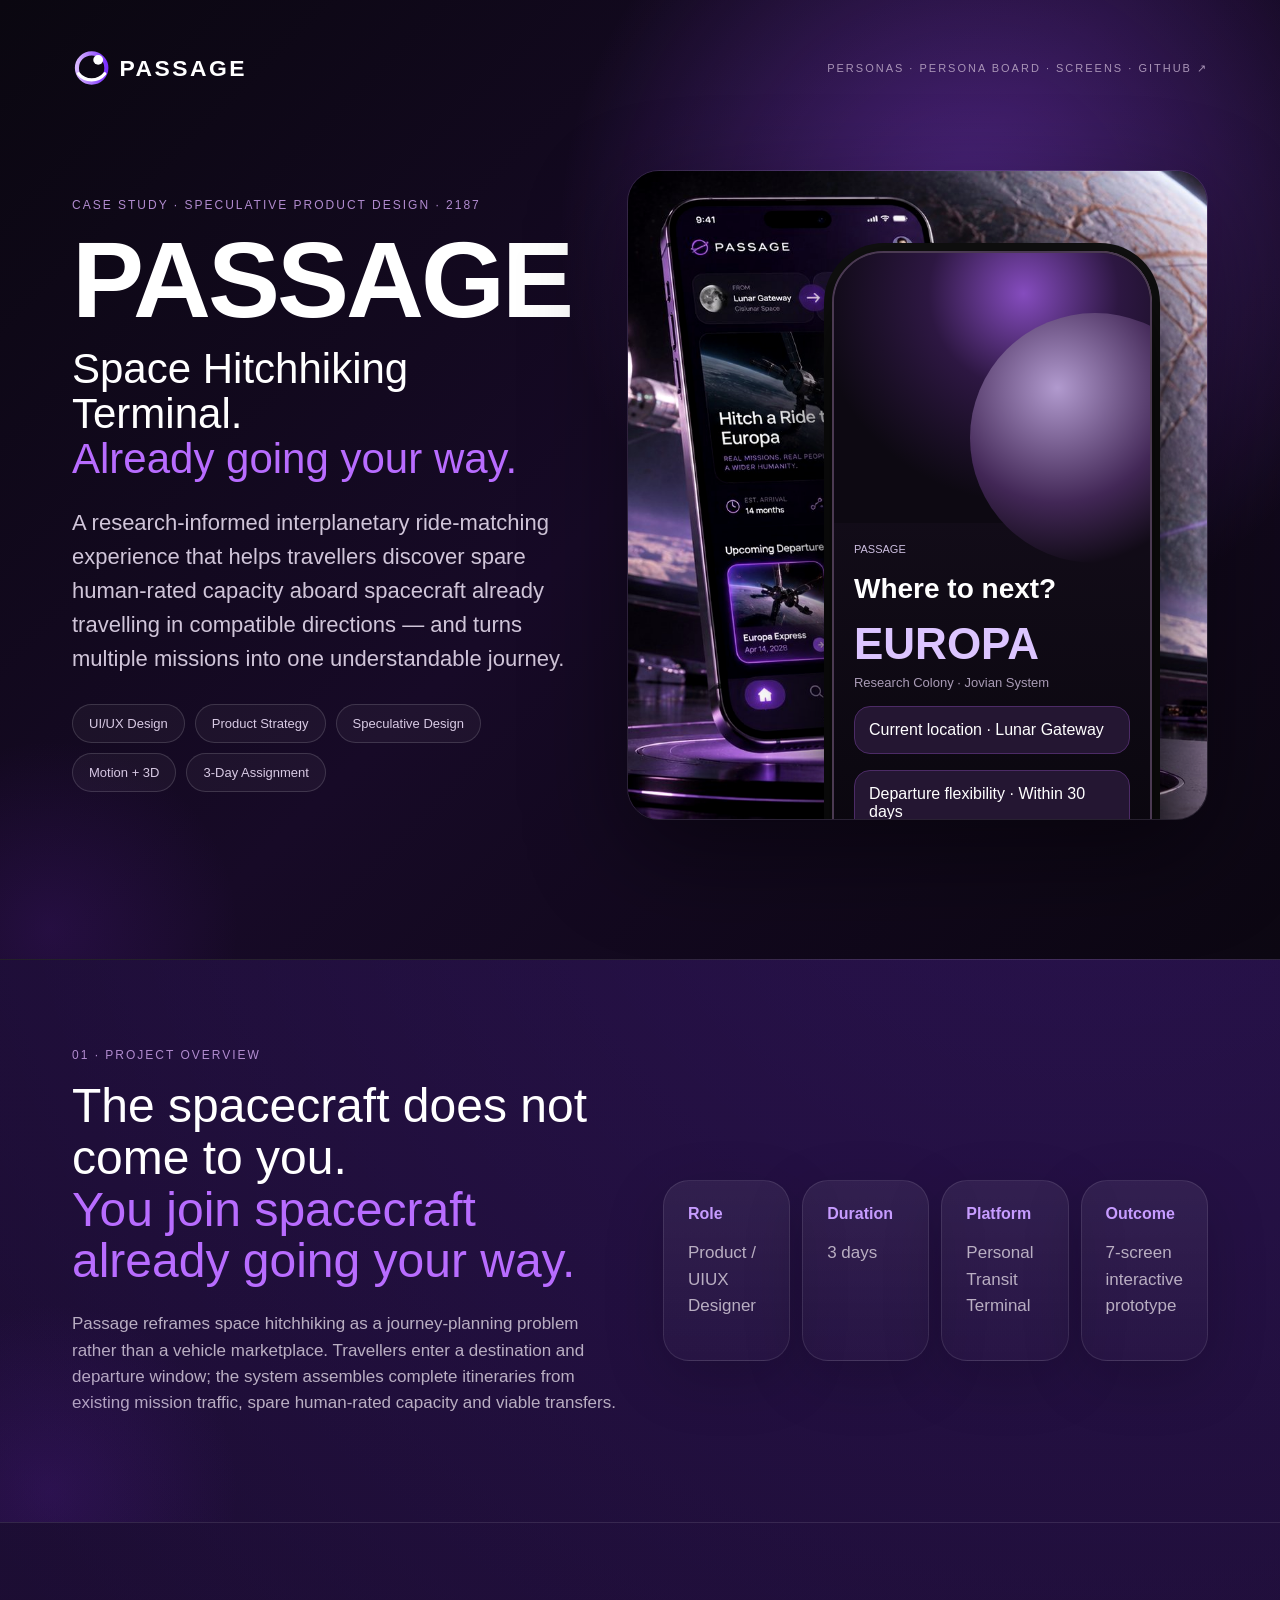
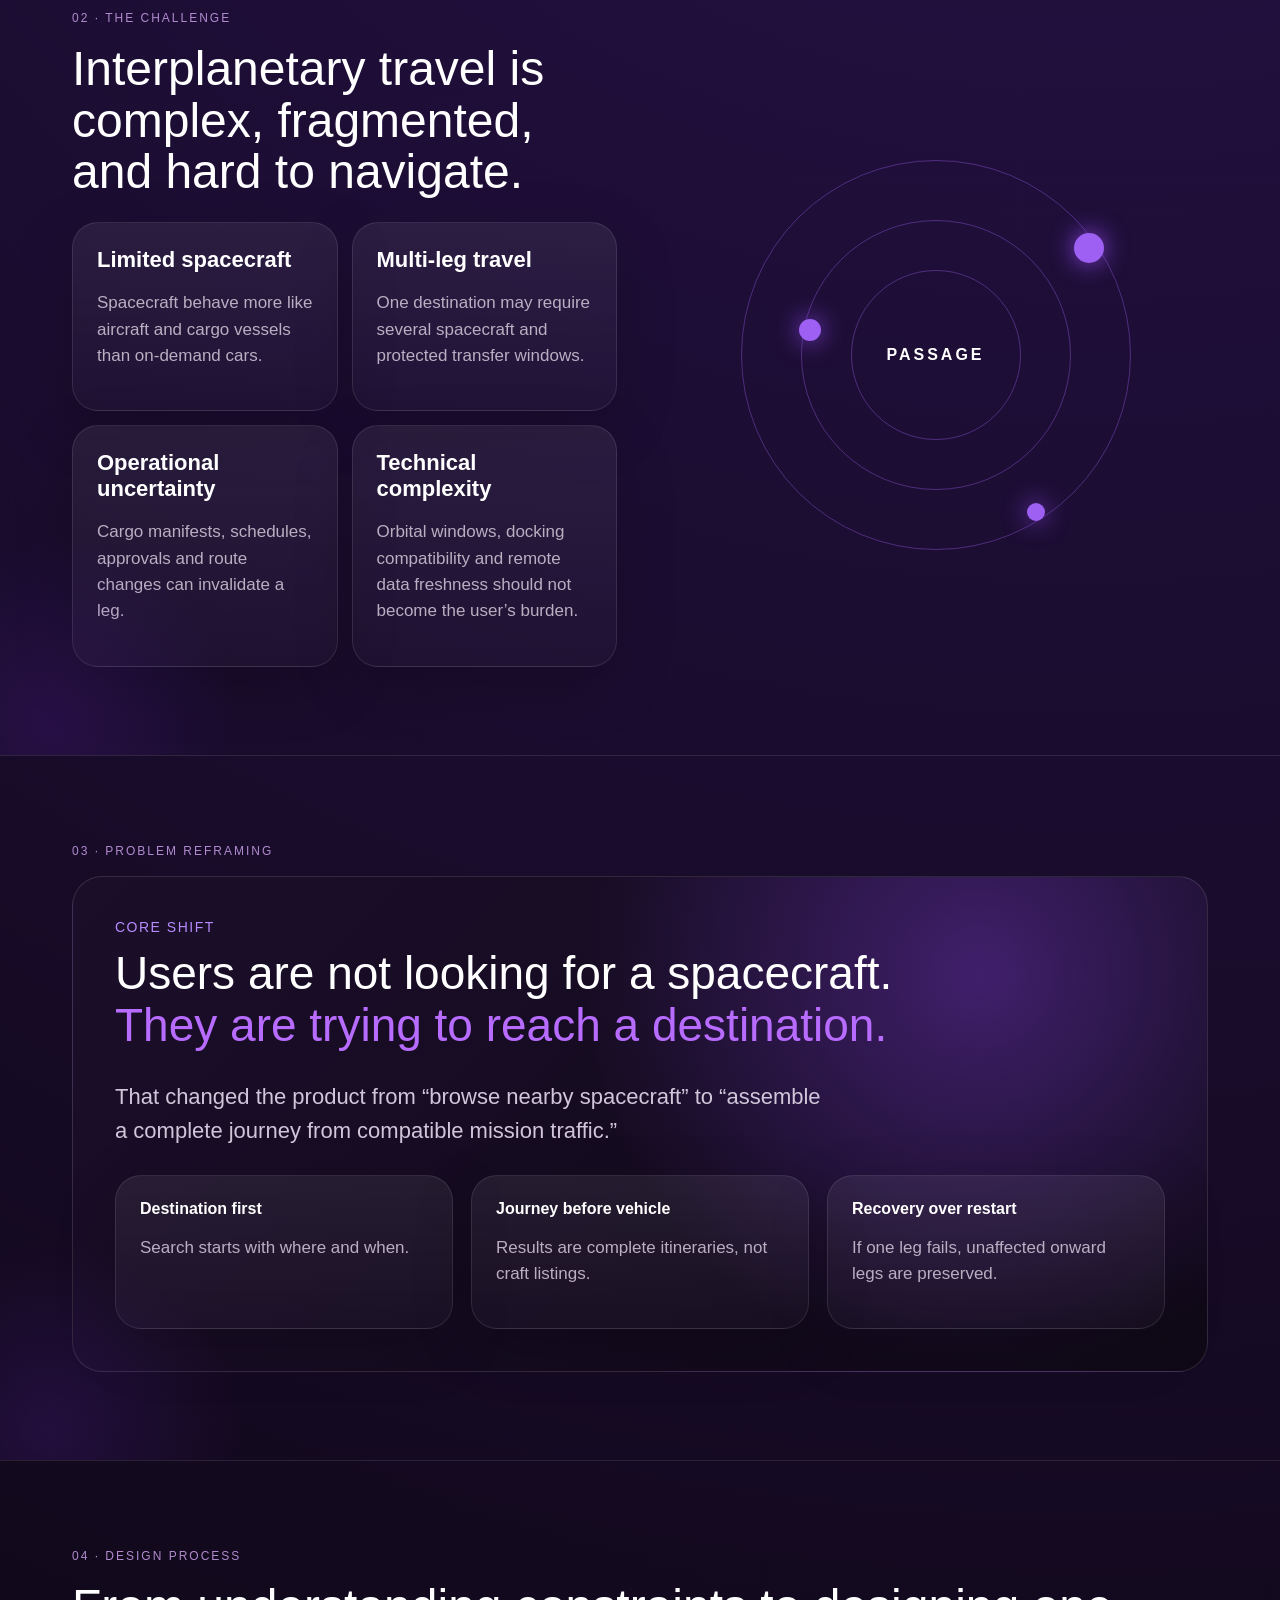
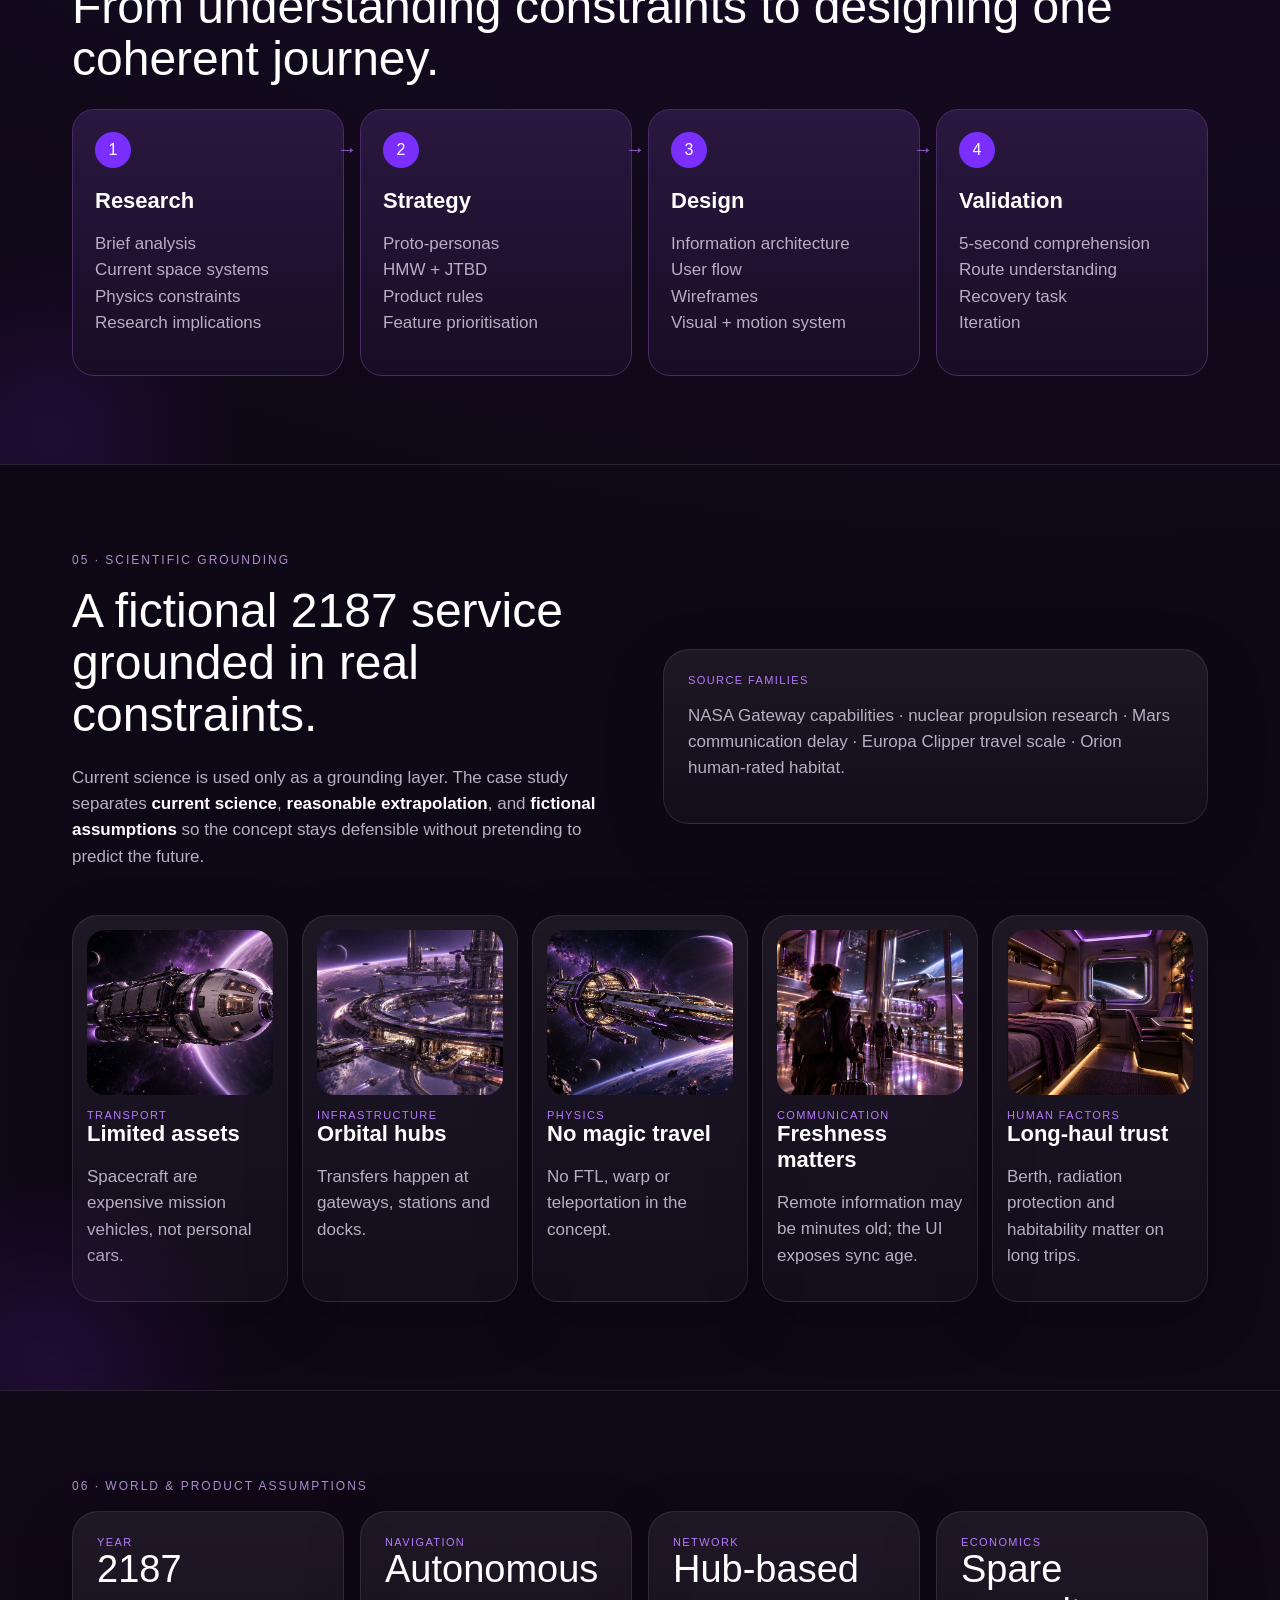
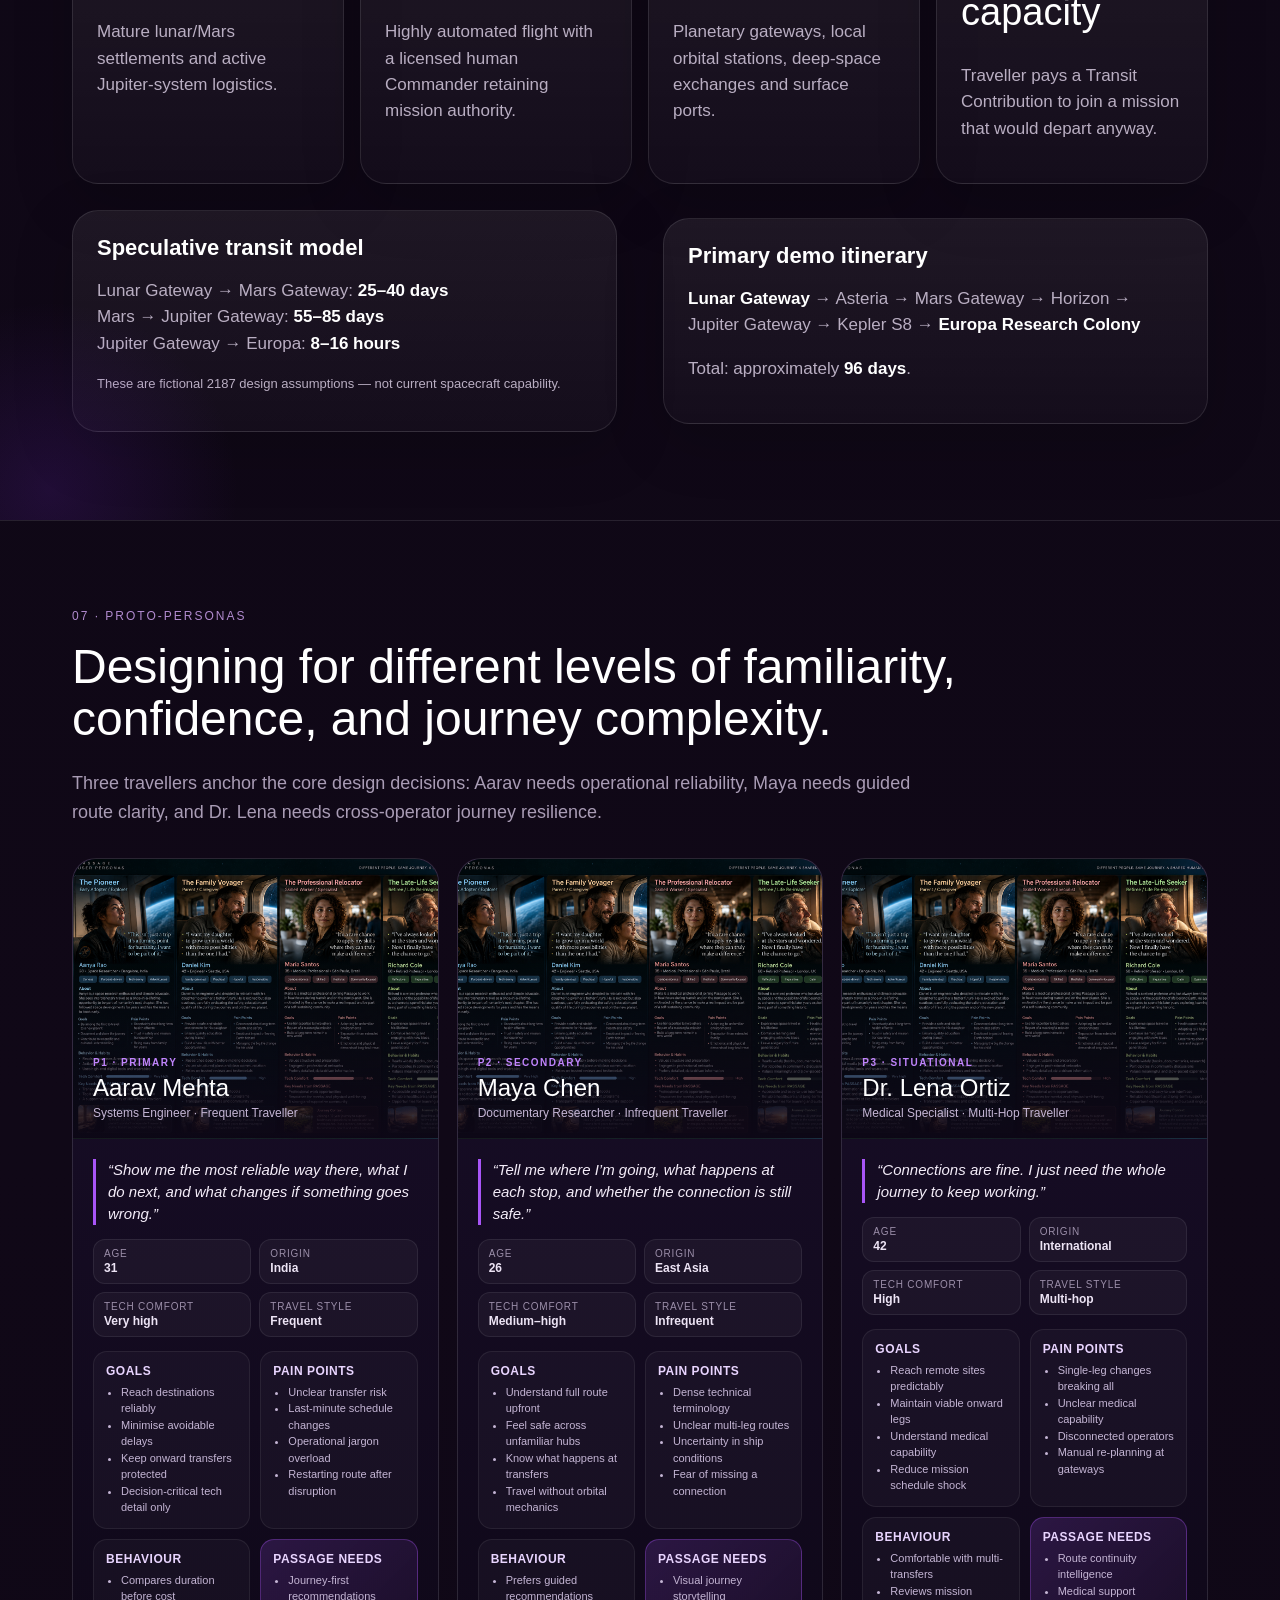
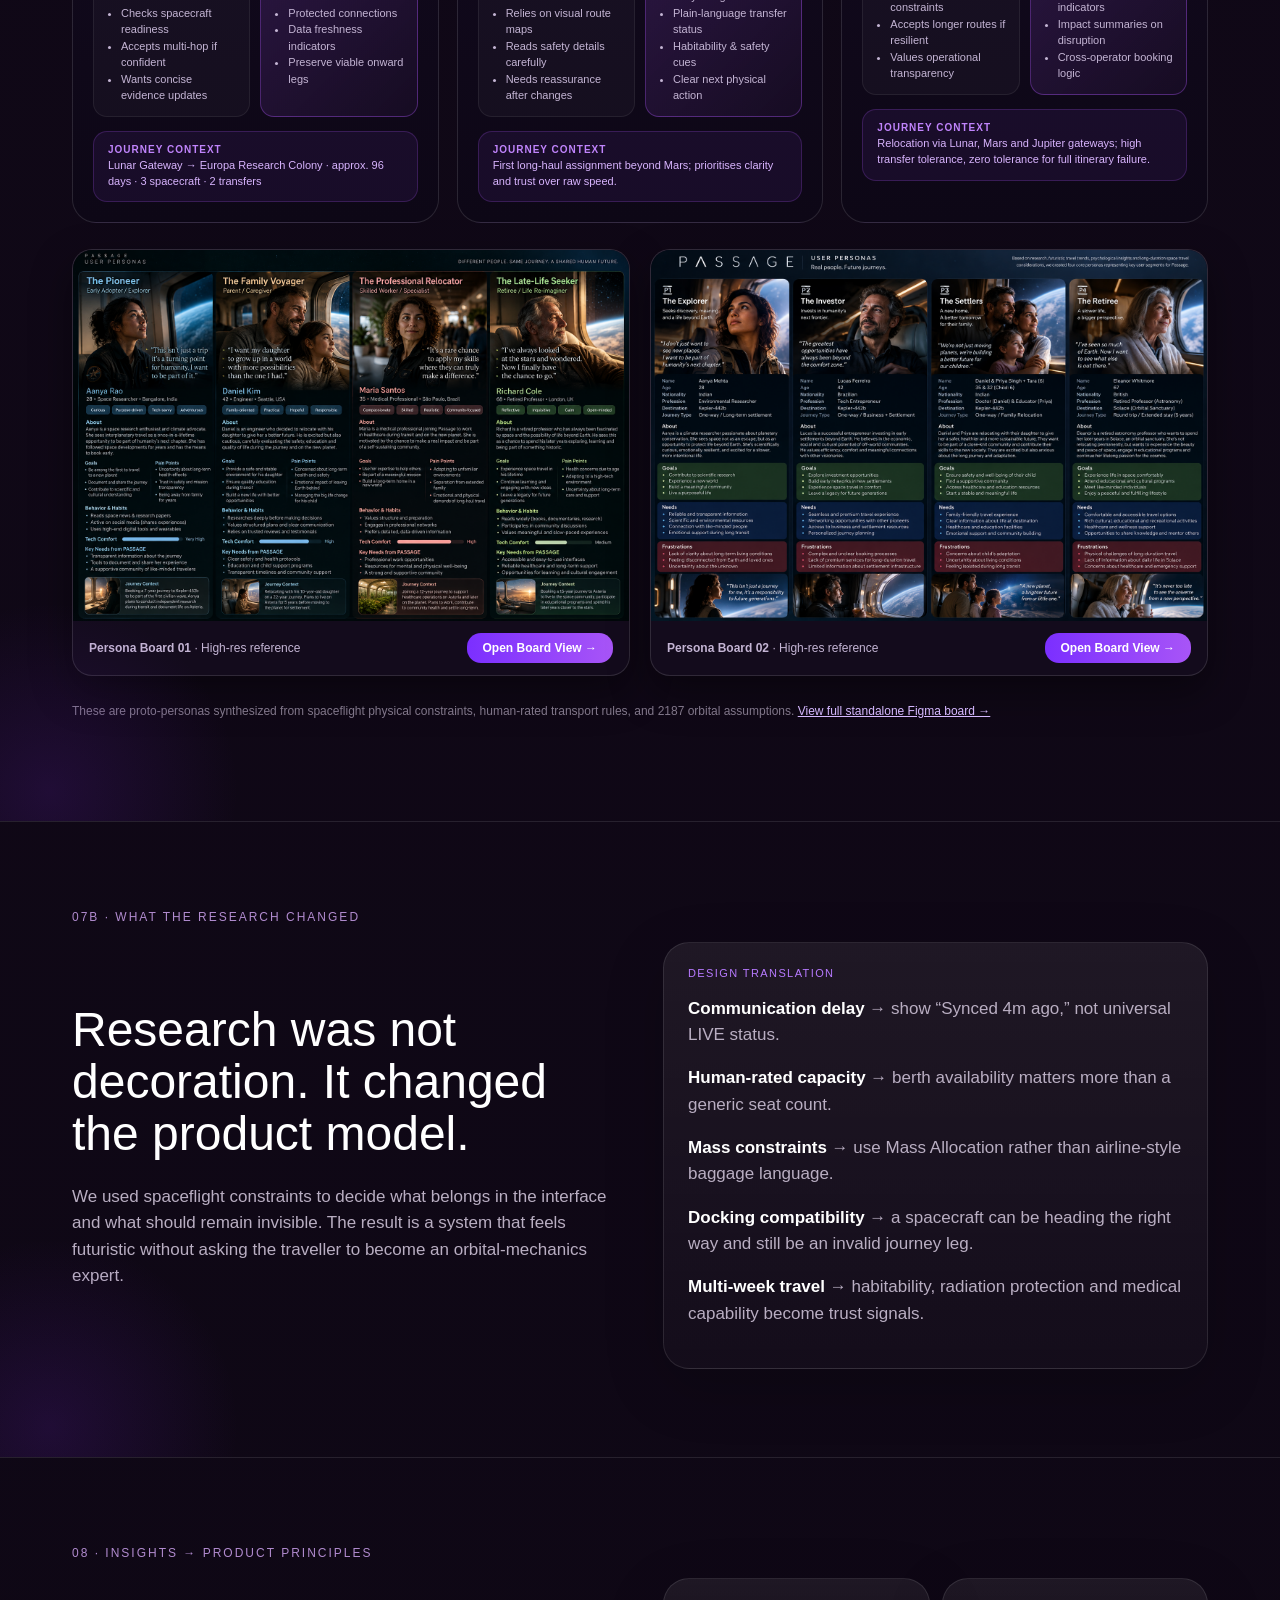
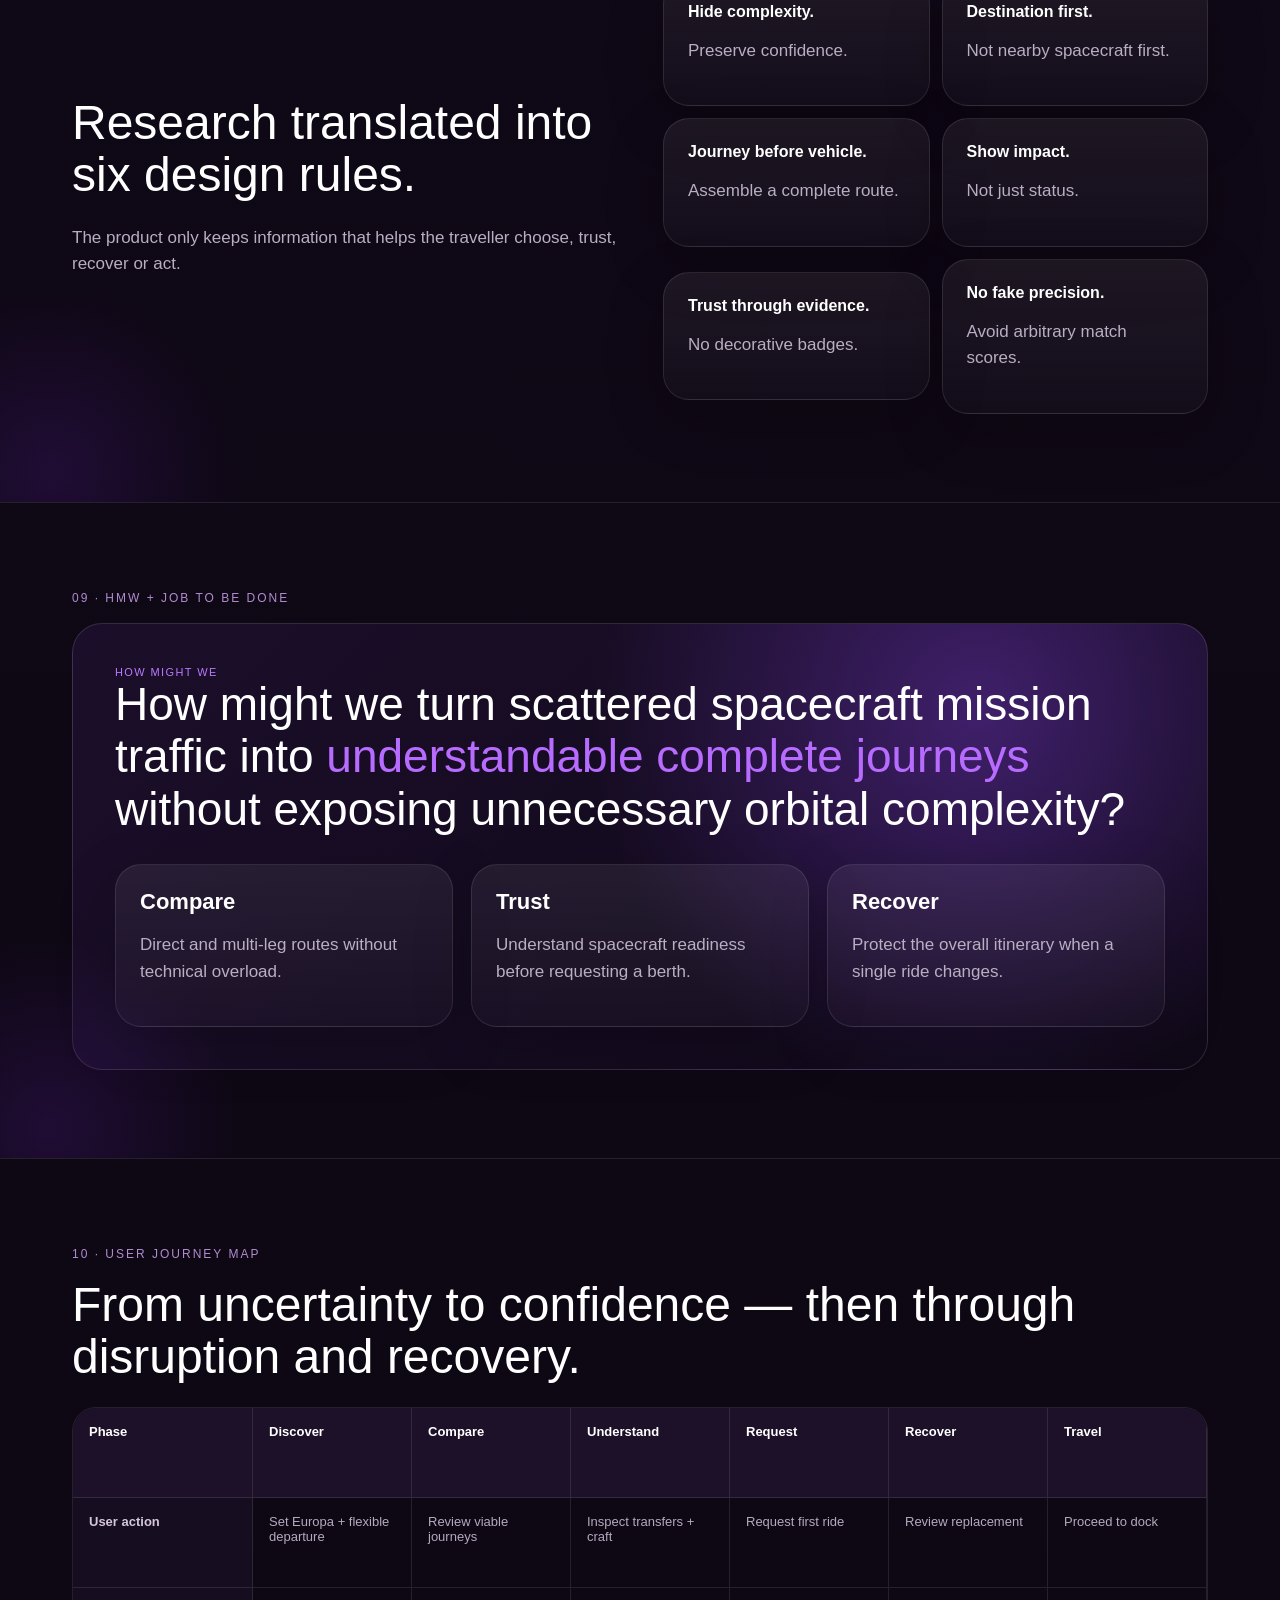
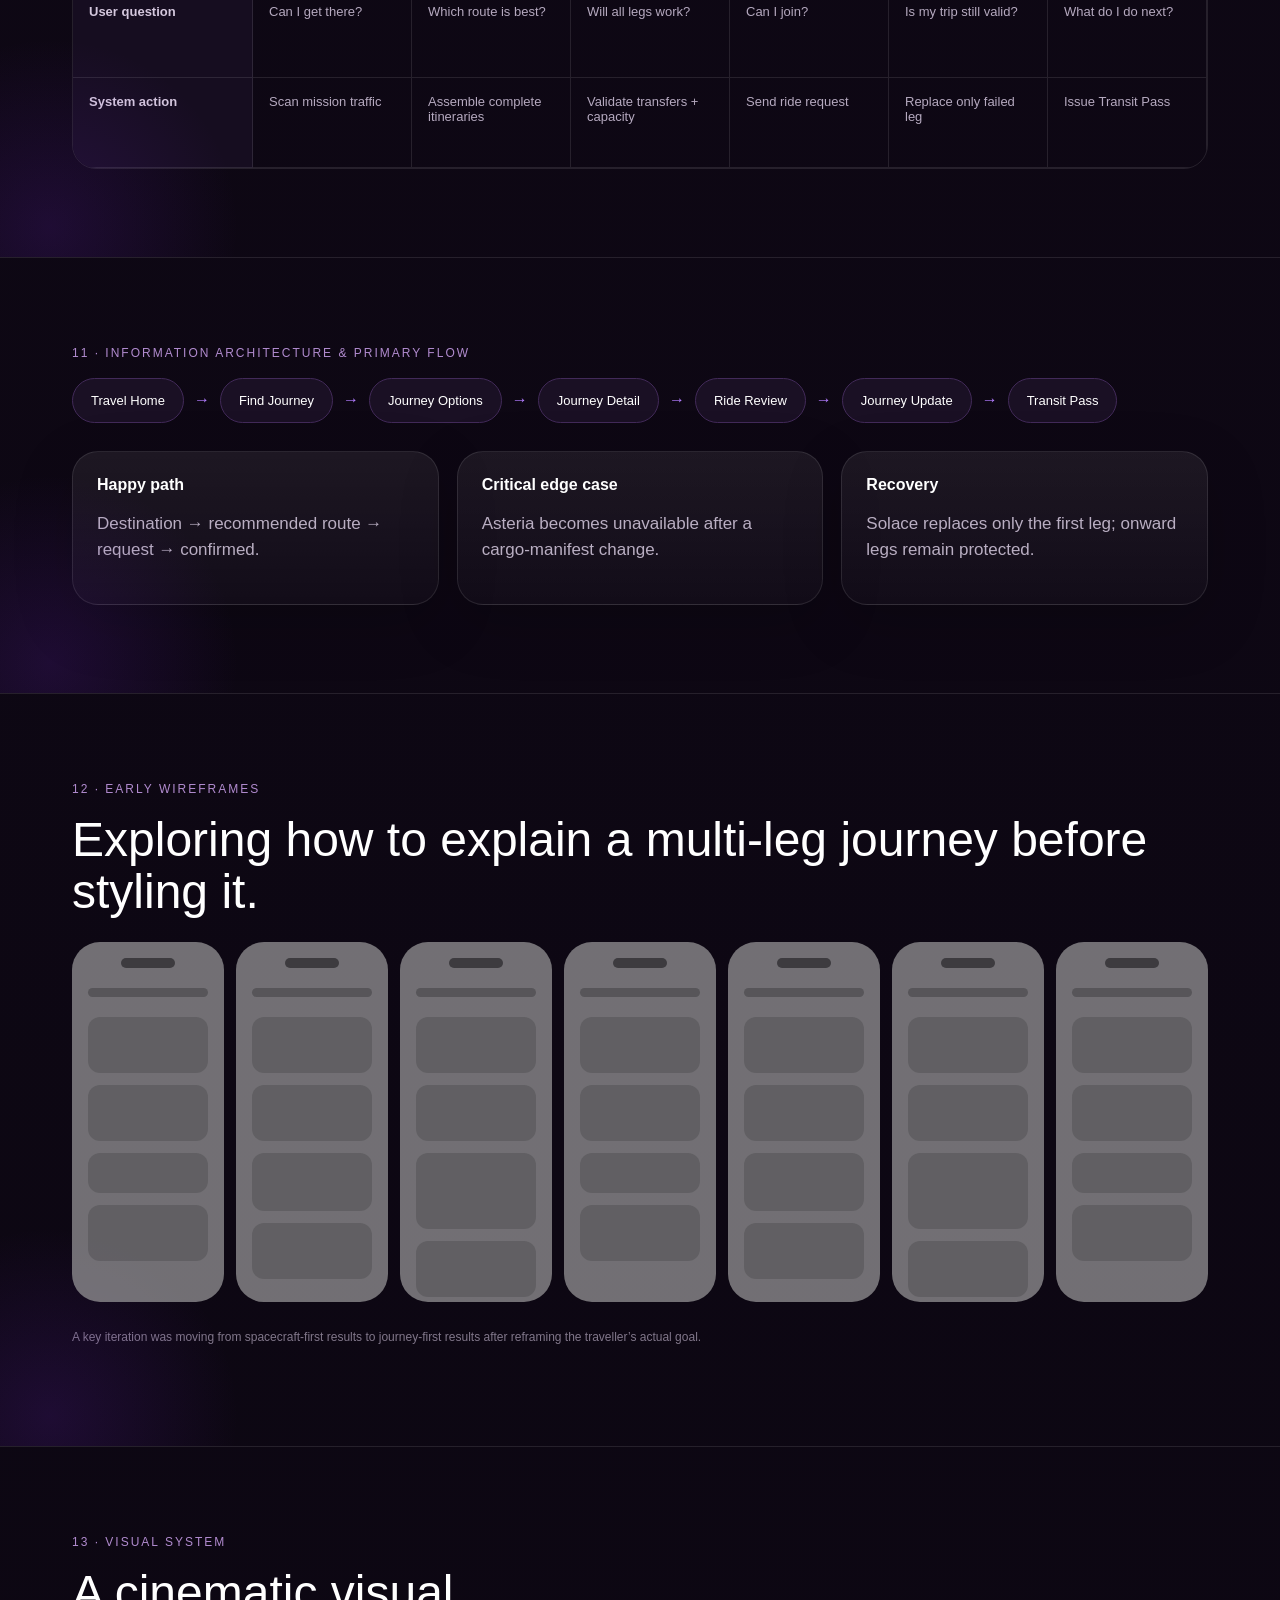
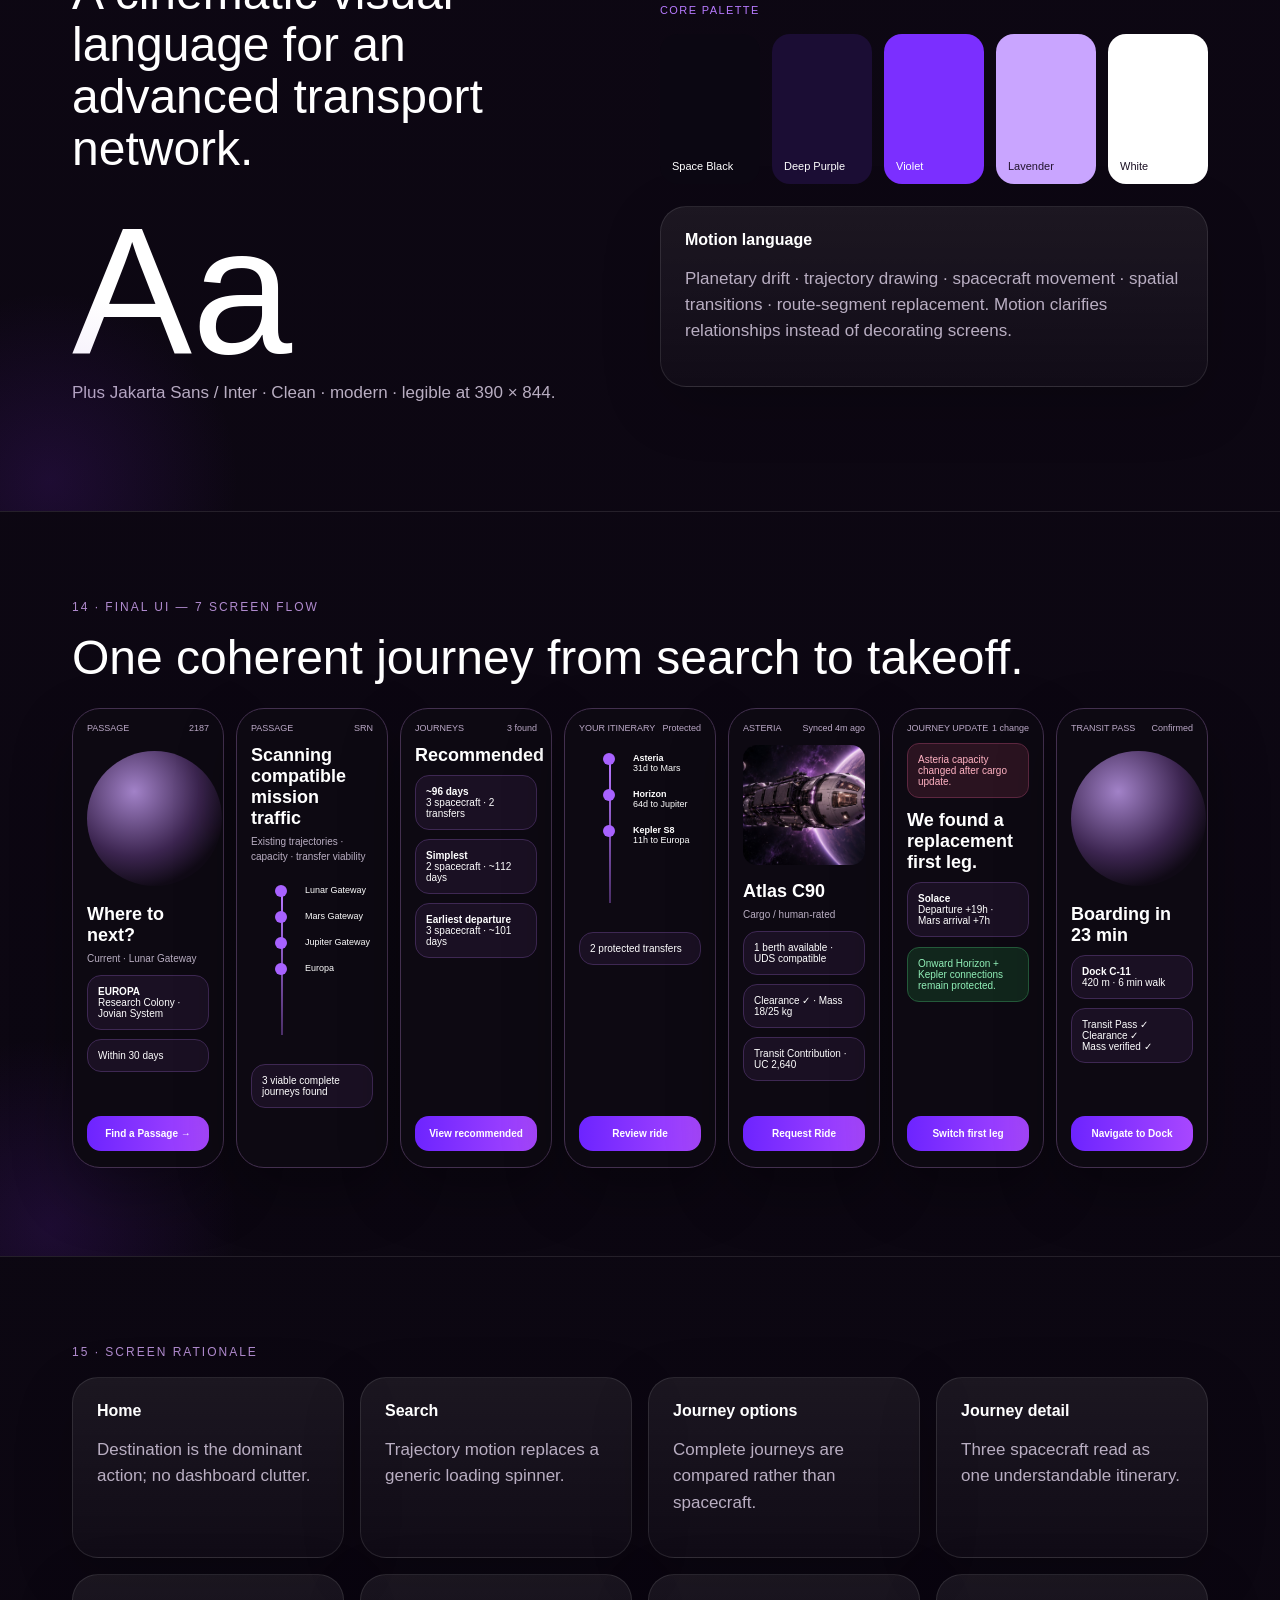
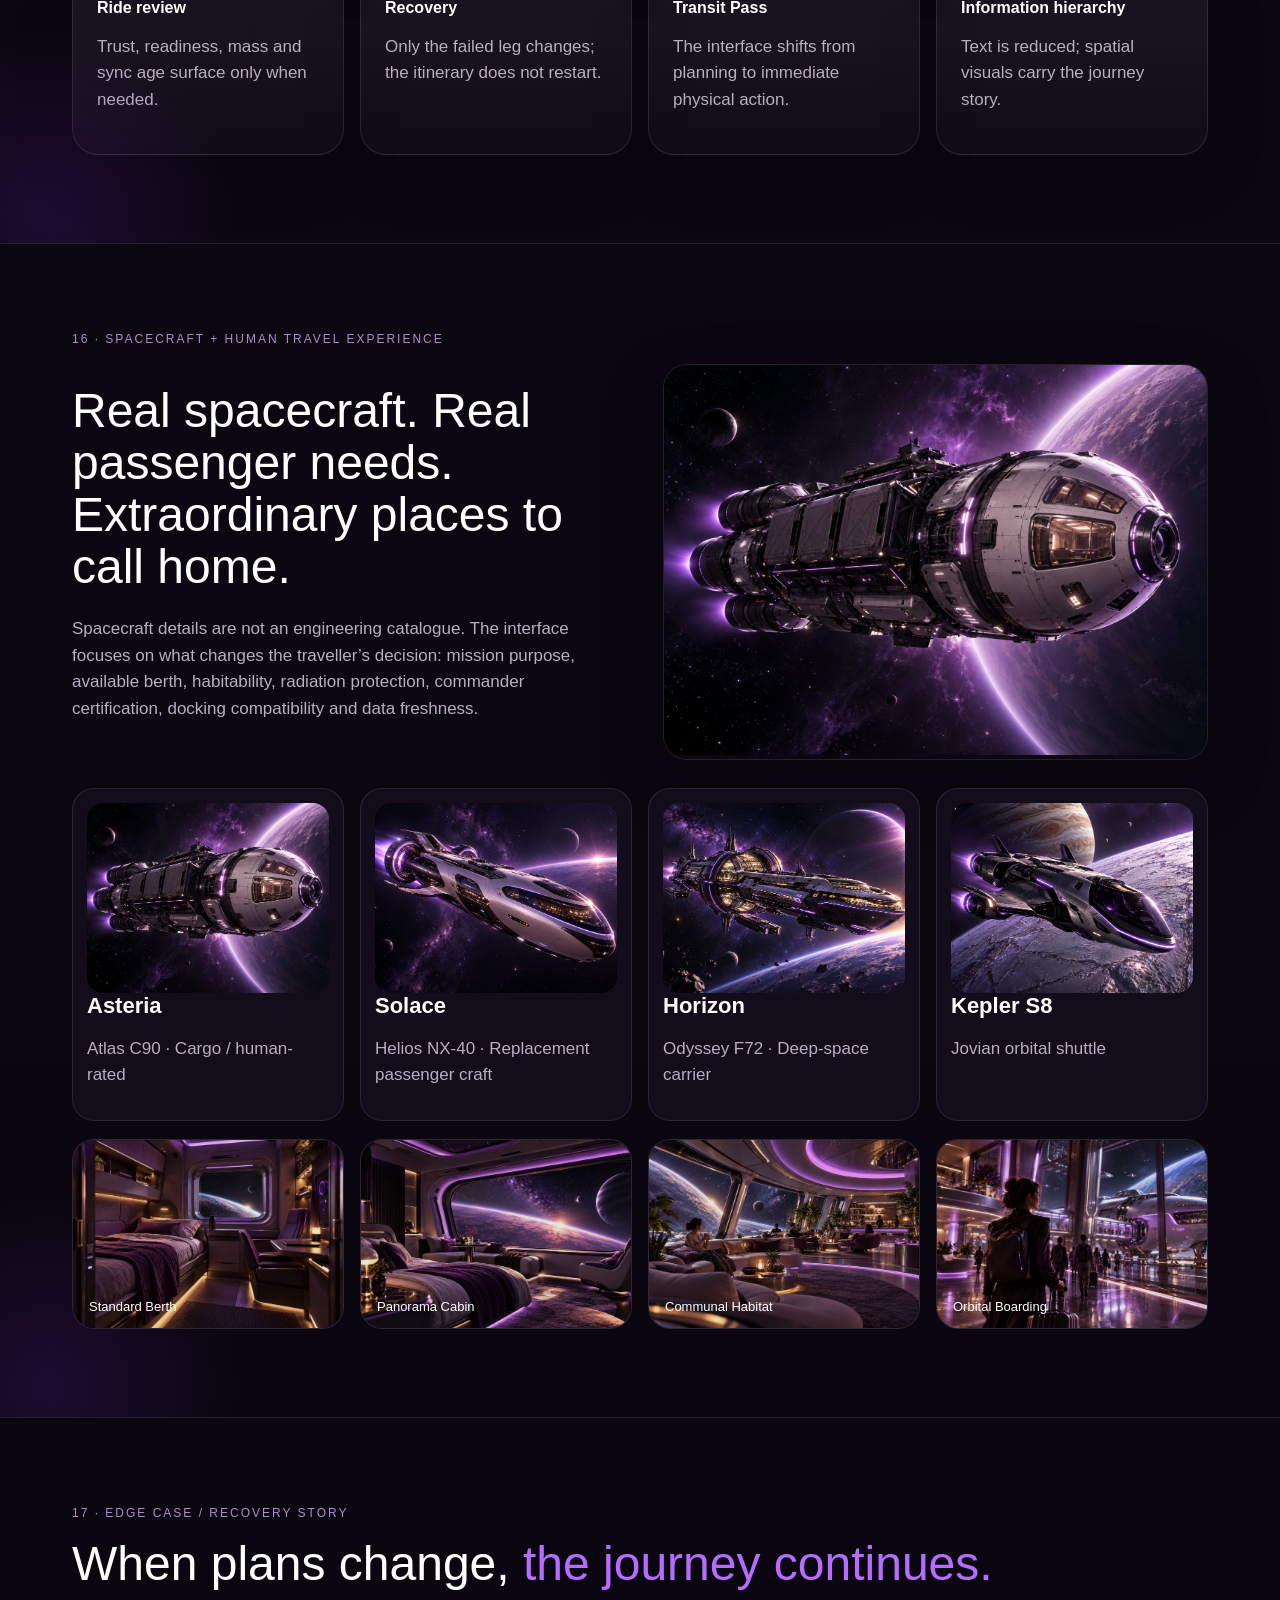
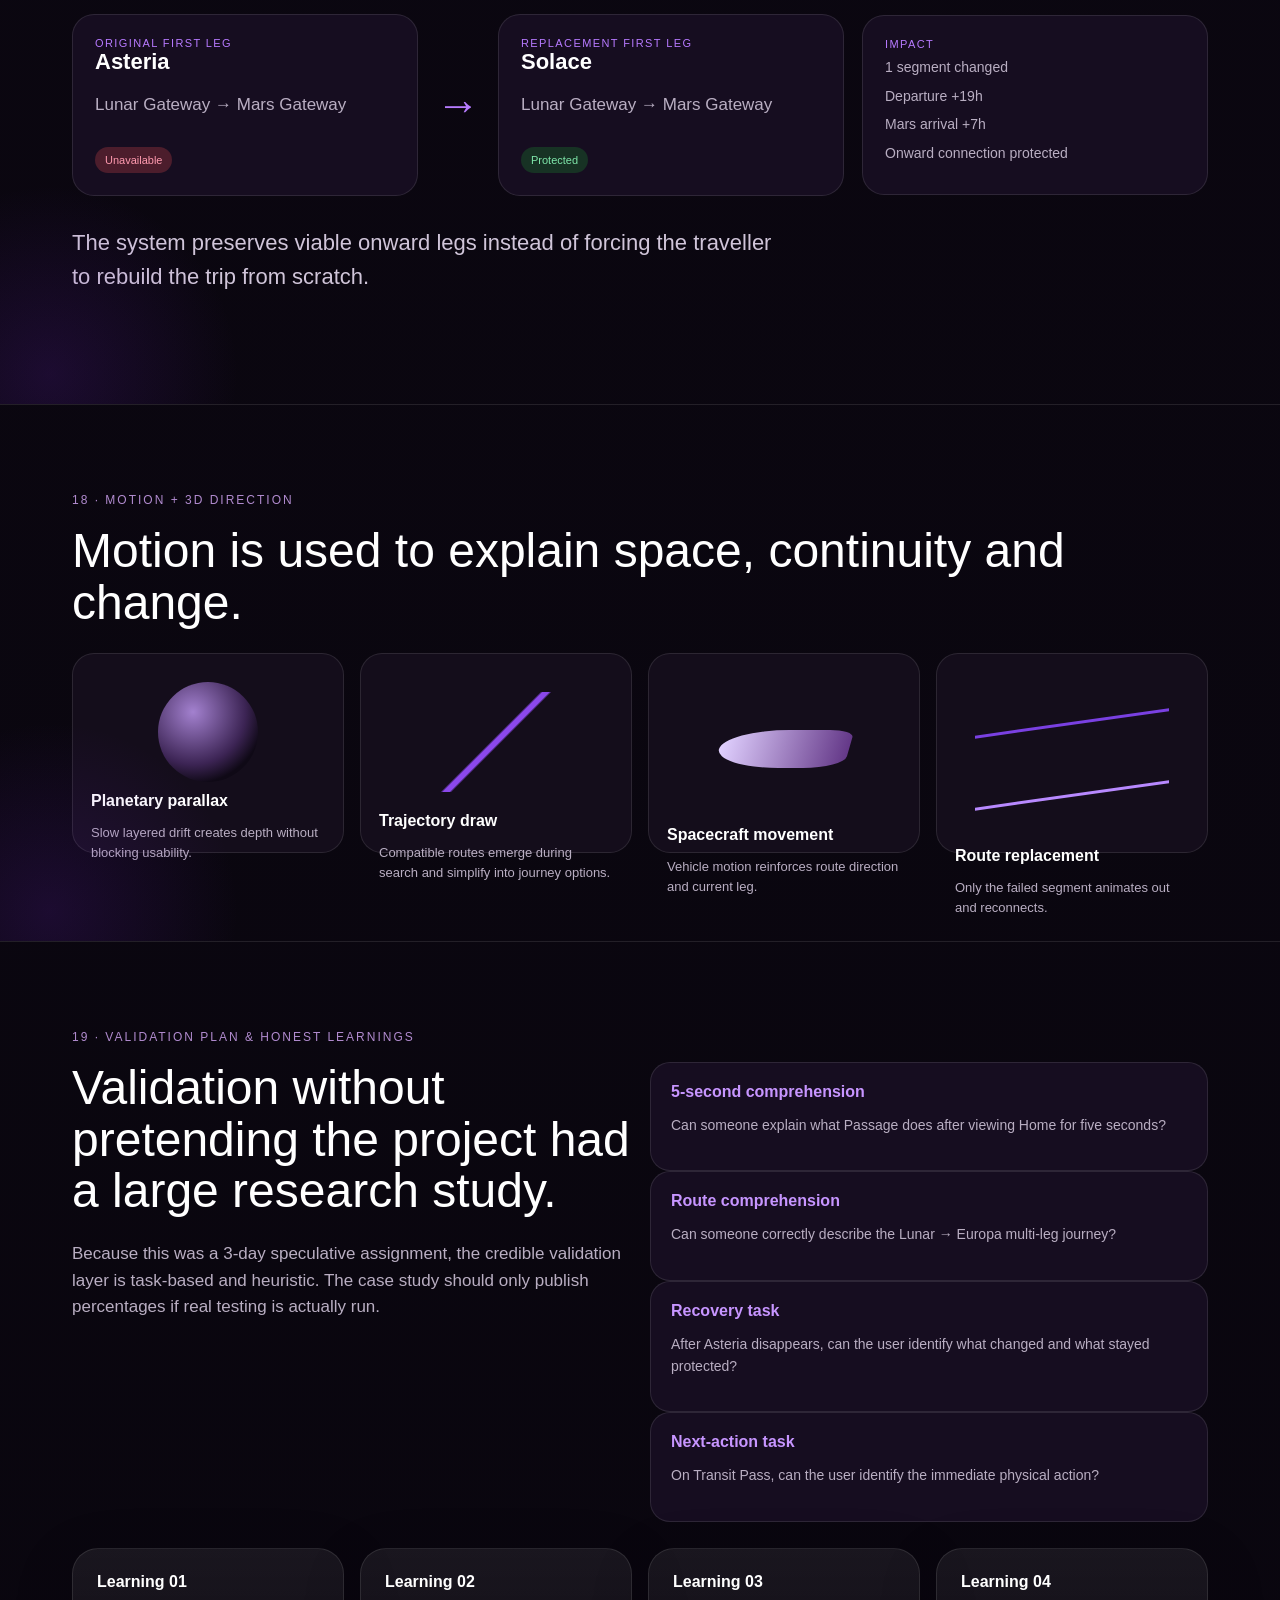
<file: index.html>
<!doctype html>
<html><head><meta charset="utf-8"><meta name="viewport" content="width=device-width,initial-scale=1">
<title>PASSAGE — Space Hitchhiking Case Study</title><link rel="stylesheet" href="style.css"></head>
<body><main class="case">

<section class="hero">
<div class="topbar"><img src="assets/passage_logo.svg"><div class="nav"><a href="#personas">PERSONAS</a> · <a href="personas.html">PERSONA BOARD</a> · <a href="screens.html">SCREENS</a> · <a href="https://github.com/LakhanSingh07/passage-case-study" target="_blank">GITHUB ↗</a></div></div>
<div class="hero-grid">
<div class="hero-copy">
<div class="eyebrow">CASE STUDY · SPECULATIVE PRODUCT DESIGN · 2187</div>
<h1>PASSAGE</h1>
<h2>Space Hitchhiking Terminal.<br><span class="highlight">Already going your way.</span></h2>
<p class="lead">A research-informed interplanetary ride-matching experience that helps travellers discover spare human-rated capacity aboard spacecraft already travelling in compatible directions — and turns multiple missions into one understandable journey.</p>
<div class="chips"><span class="chip">UI/UX Design</span><span class="chip">Product Strategy</span><span class="chip">Speculative Design</span><span class="chip">Motion + 3D</span><span class="chip">3-Day Assignment</span></div>
</div>
<div class="hero-art hero-real"><img src="assets/hero_real.jpg" class="hero-real-img" alt="PASSAGE cinematic Europa travel experience">
<div class="device"><div class="sky"></div><div class="body"><div class="app-head"><span>PASSAGE</span><span>2187</span></div><div class="app-title">Where to next?</div><div class="destination">EUROPA<span>Research Colony · Jovian System</span></div><div class="pill">Current location · Lunar Gateway</div><div class="pill">Departure flexibility · Within 30 days</div><div class="cta">Find a Passage →</div></div></div>
</div>
</div>
</section>

<section>
<div class="eyebrow">01 · PROJECT OVERVIEW</div>
<div class="grid2">
<div><h2>The spacecraft does not come to you.<br><span class="highlight">You join spacecraft already going your way.</span></h2>
<p>Passage reframes space hitchhiking as a journey-planning problem rather than a vehicle marketplace. Travellers enter a destination and departure window; the system assembles complete itineraries from existing mission traffic, spare human-rated capacity and viable transfers.</p></div>
<div class="meta-row">
<div class="card"><b>Role</b><p>Product / UIUX Designer</p></div><div class="card"><b>Duration</b><p>3 days</p></div><div class="card"><b>Platform</b><p>Personal Transit Terminal</p></div><div class="card"><b>Outcome</b><p>7-screen interactive prototype</p></div>
</div></div>
</section>

<section>
<div class="eyebrow">02 · THE CHALLENGE</div>
<div class="grid2"><div>
<h2>Interplanetary travel is complex, fragmented, and hard to navigate.</h2>
<div class="grid2" style="gap:14px">
<div class="card"><h4>Limited spacecraft</h4><p>Spacecraft behave more like aircraft and cargo vessels than on-demand cars.</p></div>
<div class="card"><h4>Multi-leg travel</h4><p>One destination may require several spacecraft and protected transfer windows.</p></div>
<div class="card"><h4>Operational uncertainty</h4><p>Cargo manifests, schedules, approvals and route changes can invalidate a leg.</p></div>
<div class="card"><h4>Technical complexity</h4><p>Orbital windows, docking compatibility and remote data freshness should not become the user’s burden.</p></div>
</div></div>
<div class="problem-ring"><div class="ring r1"></div><div class="ring r2"></div><div class="ring r3"></div><div class="dot d1"></div><div class="dot d2"></div><div class="dot d3"></div><div class="center">PASSAGE</div></div>
</div>
</section>

<section>
<div class="eyebrow">03 · PROBLEM REFRAMING</div>
<div class="hmw"><div class="kicker">Core shift</div><h3>Users are not looking for a spacecraft.<br><span class="highlight">They are trying to reach a destination.</span></h3>
<p class="lead">That changed the product from “browse nearby spacecraft” to “assemble a complete journey from compatible mission traffic.”</p>
<div class="grid3" style="margin-top:26px"><div class="card"><b>Destination first</b><p>Search starts with where and when.</p></div><div class="card"><b>Journey before vehicle</b><p>Results are complete itineraries, not craft listings.</p></div><div class="card"><b>Recovery over restart</b><p>If one leg fails, unaffected onward legs are preserved.</p></div></div></div>
</section>

<section>
<div class="eyebrow">04 · DESIGN PROCESS</div>
<h2>From understanding constraints to designing one coherent journey.</h2>
<div class="process">
<div class="stage"><div class="num">1</div><h4>Research</h4><p>Brief analysis<br>Current space systems<br>Physics constraints<br>Research implications</p></div>
<div class="stage"><div class="num">2</div><h4>Strategy</h4><p>Proto-personas<br>HMW + JTBD<br>Product rules<br>Feature prioritisation</p></div>
<div class="stage"><div class="num">3</div><h4>Design</h4><p>Information architecture<br>User flow<br>Wireframes<br>Visual + motion system</p></div>
<div class="stage"><div class="num">4</div><h4>Validation</h4><p>5-second comprehension<br>Route understanding<br>Recovery task<br>Iteration</p></div>
</div>
</section>

<section>
<div class="eyebrow">05 · SCIENTIFIC GROUNDING</div>
<div class="grid2"><div><h2>A fictional 2187 service grounded in real constraints.</h2>
<p>Current science is used only as a grounding layer. The case study separates <b class="white">current science</b>, <b class="white">reasonable extrapolation</b>, and <b class="white">fictional assumptions</b> so the concept stays defensible without pretending to predict the future.</p></div>
<div class="card"><div class="tag">Source families</div><p>NASA Gateway capabilities · nuclear propulsion research · Mars communication delay · Europa Clipper travel scale · Orion human-rated habitat.</p></div></div>
<div class="grid5" style="margin-top:28px">
<div class="card research-card"><div class="visual photo-visual"><img src="assets/asteria_real.jpg"></div><div class="tag">Transport</div><h4>Limited assets</h4><p>Spacecraft are expensive mission vehicles, not personal cars.</p></div>
<div class="card research-card"><div class="visual photo-visual"><img src="assets/hub_real.jpg"></div><div class="tag">Infrastructure</div><h4>Orbital hubs</h4><p>Transfers happen at gateways, stations and docks.</p></div>
<div class="card research-card"><div class="visual photo-visual"><img src="assets/horizon_real.jpg"></div><div class="tag">Physics</div><h4>No magic travel</h4><p>No FTL, warp or teleportation in the concept.</p></div>
<div class="card research-card"><div class="visual photo-visual"><img src="assets/boarding_real.jpg"></div><div class="tag">Communication</div><h4>Freshness matters</h4><p>Remote information may be minutes old; the UI exposes sync age.</p></div>
<div class="card research-card"><div class="visual photo-visual"><img src="assets/berth_real.jpg"></div><div class="tag">Human factors</div><h4>Long-haul trust</h4><p>Berth, radiation protection and habitability matter on long trips.</p></div>
</div>
</section>

<section>
<div class="eyebrow">06 · WORLD & PRODUCT ASSUMPTIONS</div>
<div class="grid4">
<div class="card"><div class="tag">Year</div><h3>2187</h3><p>Mature lunar/Mars settlements and active Jupiter-system logistics.</p></div>
<div class="card"><div class="tag">Navigation</div><h3>Autonomous</h3><p>Highly automated flight with a licensed human Commander retaining mission authority.</p></div>
<div class="card"><div class="tag">Network</div><h3>Hub-based</h3><p>Planetary gateways, local orbital stations, deep-space exchanges and surface ports.</p></div>
<div class="card"><div class="tag">Economics</div><h3>Spare capacity</h3><p>Traveller pays a Transit Contribution to join a mission that would depart anyway.</p></div>
</div>
<div class="grid2" style="margin-top:26px">
<div class="card"><h4>Speculative transit model</h4><p>Lunar Gateway → Mars Gateway: <b class="white">25–40 days</b><br>Mars → Jupiter Gateway: <b class="white">55–85 days</b><br>Jupiter Gateway → Europa: <b class="white">8–16 hours</b></p><p class="small">These are fictional 2187 design assumptions — not current spacecraft capability.</p></div>
<div class="card"><h4>Primary demo itinerary</h4><p><b class="white">Lunar Gateway</b> → Asteria → Mars Gateway → Horizon → Jupiter Gateway → Kepler S8 → <b class="white">Europa Research Colony</b></p><p>Total: approximately <b class="white">96 days</b>.</p></div>
</div>
</section>

<section id="personas">
<div class="eyebrow">07 · PROTO-PERSONAS</div>
<h2>Designing for different levels of familiarity, confidence, and journey complexity.</h2>
<p class="lead" style="color:var(--muted);font-size:18px;max-width:880px;line-height:1.6;margin-bottom:32px">
Three travellers anchor the core design decisions: Aarav needs operational reliability, Maya needs guided route clarity, and Dr. Lena needs cross-operator journey resilience.
</p>

<div class="grid3" style="align-items:stretch">
<!-- P1 Aarav Mehta -->
<article class="persona-card">
<div class="portrait p1">
<div class="overlay">
<span class="role">P1 · PRIMARY</span>
<h3>Aarav Mehta</h3>
<p class="subtitle">Systems Engineer · Frequent Traveller</p>
</div>
</div>
<div class="persona-body">
<blockquote class="persona-quote">“Show me the most reliable way there, what I do next, and what changes if something goes wrong.”</blockquote>
<div class="persona-meta">
<div class="meta-box"><span>Age</span><b>31</b></div>
<div class="meta-box"><span>Origin</span><b>India</b></div>
<div class="meta-box"><span>Tech Comfort</span><b>Very high</b></div>
<div class="meta-box"><span>Travel Style</span><b>Frequent</b></div>
</div>
<div class="persona-details">
<div class="detail-box">
<h4>Goals</h4>
<ul>
<li>Reach destinations reliably</li>
<li>Minimise avoidable delays</li>
<li>Keep onward transfers protected</li>
<li>Decision-critical tech detail only</li>
</ul>
</div>
<div class="detail-box">
<h4>Pain Points</h4>
<ul>
<li>Unclear transfer risk</li>
<li>Last-minute schedule changes</li>
<li>Operational jargon overload</li>
<li>Restarting route after disruption</li>
</ul>
</div>
<div class="detail-box">
<h4>Behaviour</h4>
<ul>
<li>Compares duration before cost</li>
<li>Checks spacecraft readiness</li>
<li>Accepts multi-hop if confident</li>
<li>Wants concise evidence updates</li>
</ul>
</div>
<div class="detail-box accent">
<h4>PASSAGE Needs</h4>
<ul>
<li>Journey-first recommendations</li>
<li>Protected connections</li>
<li>Data freshness indicators</li>
<li>Preserve viable onward legs</li>
</ul>
</div>
</div>
<div class="persona-journey">
<b>Journey Context</b>
<span>Lunar Gateway → Europa Research Colony · approx. 96 days · 3 spacecraft · 2 transfers</span>
</div>
</div>
</article>

<!-- P2 Maya Chen -->
<article class="persona-card">
<div class="portrait p2">
<div class="overlay">
<span class="role">P2 · SECONDARY</span>
<h3>Maya Chen</h3>
<p class="subtitle">Documentary Researcher · Infrequent Traveller</p>
</div>
</div>
<div class="persona-body">
<blockquote class="persona-quote">“Tell me where I’m going, what happens at each stop, and whether the connection is still safe.”</blockquote>
<div class="persona-meta">
<div class="meta-box"><span>Age</span><b>26</b></div>
<div class="meta-box"><span>Origin</span><b>East Asia</b></div>
<div class="meta-box"><span>Tech Comfort</span><b>Medium–high</b></div>
<div class="meta-box"><span>Travel Style</span><b>Infrequent</b></div>
</div>
<div class="persona-details">
<div class="detail-box">
<h4>Goals</h4>
<ul>
<li>Understand full route upfront</li>
<li>Feel safe across unfamiliar hubs</li>
<li>Know what happens at transfers</li>
<li>Travel without orbital mechanics</li>
</ul>
</div>
<div class="detail-box">
<h4>Pain Points</h4>
<ul>
<li>Dense technical terminology</li>
<li>Unclear multi-leg routes</li>
<li>Uncertainty in ship conditions</li>
<li>Fear of missing a connection</li>
</ul>
</div>
<div class="detail-box">
<h4>Behaviour</h4>
<ul>
<li>Prefers guided recommendations</li>
<li>Relies on visual route maps</li>
<li>Reads safety details carefully</li>
<li>Needs reassurance after changes</li>
</ul>
</div>
<div class="detail-box accent">
<h4>PASSAGE Needs</h4>
<ul>
<li>Visual journey storytelling</li>
<li>Plain-language transfer status</li>
<li>Habitability & safety cues</li>
<li>Clear next physical action</li>
</ul>
</div>
</div>
<div class="persona-journey">
<b>Journey Context</b>
<span>First long-haul assignment beyond Mars; prioritises clarity and trust over raw speed.</span>
</div>
</div>
</article>

<!-- P3 Dr. Lena Ortiz -->
<article class="persona-card">
<div class="portrait p3">
<div class="overlay">
<span class="role">P3 · SITUATIONAL</span>
<h3>Dr. Lena Ortiz</h3>
<p class="subtitle">Medical Specialist · Multi-Hop Traveller</p>
</div>
</div>
<div class="persona-body">
<blockquote class="persona-quote">“Connections are fine. I just need the whole journey to keep working.”</blockquote>
<div class="persona-meta">
<div class="meta-box"><span>Age</span><b>42</b></div>
<div class="meta-box"><span>Origin</span><b>International</b></div>
<div class="meta-box"><span>Tech Comfort</span><b>High</b></div>
<div class="meta-box"><span>Travel Style</span><b>Multi-hop</b></div>
</div>
<div class="persona-details">
<div class="detail-box">
<h4>Goals</h4>
<ul>
<li>Reach remote sites predictably</li>
<li>Maintain viable onward legs</li>
<li>Understand medical capability</li>
<li>Reduce mission schedule shock</li>
</ul>
</div>
<div class="detail-box">
<h4>Pain Points</h4>
<ul>
<li>Single-leg changes breaking all</li>
<li>Unclear medical capability</li>
<li>Disconnected operators</li>
<li>Manual re-planning at gateways</li>
</ul>
</div>
<div class="detail-box">
<h4>Behaviour</h4>
<ul>
<li>Comfortable with multi-transfers</li>
<li>Reviews mission constraints</li>
<li>Accepts longer routes if resilient</li>
<li>Values operational transparency</li>
</ul>
</div>
<div class="detail-box accent">
<h4>PASSAGE Needs</h4>
<ul>
<li>Route continuity intelligence</li>
<li>Medical support indicators</li>
<li>Impact summaries on disruption</li>
<li>Cross-operator booking logic</li>
</ul>
</div>
</div>
<div class="persona-journey">
<b>Journey Context</b>
<span>Relocation via Lunar, Mars and Jupiter gateways; high transfer tolerance, zero tolerance for full itinerary failure.</span>
</div>
</div>
</article>
</div>

<div class="persona-board-preview">
<div class="ref-card">
<img src="assets/persona_board_01.png" alt="PASSAGE Persona Board 01">
<div class="ref-cap">
<span><b>Persona Board 01</b> · High-res reference</span>
<a href="personas.html" class="board-cta-btn" style="margin:0;padding:8px 16px;font-size:12px">Open Board View →</a>
</div>
</div>
<div class="ref-card">
<img src="assets/persona_board_02.png" alt="PASSAGE Persona Board 02">
<div class="ref-cap">
<span><b>Persona Board 02</b> · High-res reference</span>
<a href="personas.html" class="board-cta-btn" style="margin:0;padding:8px 16px;font-size:12px">Open Board View →</a>
</div>
</div>
</div>

<p class="footer-note">These are proto-personas synthesized from spaceflight physical constraints, human-rated transport rules, and 2187 orbital assumptions. <a href="personas.html" style="color:#d6b9ff">View full standalone Figma board →</a></p>
</section>

<section>
<div class="eyebrow">07B · WHAT THE RESEARCH CHANGED</div>
<div class="grid2">
<div>
<h2>Research was not decoration. It changed the product model.</h2>
<p>We used spaceflight constraints to decide what belongs in the interface and what should remain invisible. The result is a system that feels futuristic without asking the traveller to become an orbital-mechanics expert.</p>
</div>
<div class="card">
<div class="tag">Design translation</div>
<p><b class="white">Communication delay</b> → show “Synced 4m ago,” not universal LIVE status.</p>
<p><b class="white">Human-rated capacity</b> → berth availability matters more than a generic seat count.</p>
<p><b class="white">Mass constraints</b> → use Mass Allocation rather than airline-style baggage language.</p>
<p><b class="white">Docking compatibility</b> → a spacecraft can be heading the right way and still be an invalid journey leg.</p>
<p><b class="white">Multi-week travel</b> → habitability, radiation protection and medical capability become trust signals.</p>
</div>
</div>
</section>

<section>
<div class="eyebrow">08 · INSIGHTS → PRODUCT PRINCIPLES</div>
<div class="grid2">
<div><h2>Research translated into six design rules.</h2><p>The product only keeps information that helps the traveller choose, trust, recover or act.</p></div>
<div class="grid2" style="gap:12px">
<div class="card"><b>Hide complexity.</b><p>Preserve confidence.</p></div><div class="card"><b>Destination first.</b><p>Not nearby spacecraft first.</p></div>
<div class="card"><b>Journey before vehicle.</b><p>Assemble a complete route.</p></div><div class="card"><b>Show impact.</b><p>Not just status.</p></div>
<div class="card"><b>Trust through evidence.</b><p>No decorative badges.</p></div><div class="card"><b>No fake precision.</b><p>Avoid arbitrary match scores.</p></div>
</div></div>
</section>

<section>
<div class="eyebrow">09 · HMW + JOB TO BE DONE</div>
<div class="hmw"><div class="tag">How might we</div><h3>How might we turn scattered spacecraft mission traffic into <span class="highlight">understandable complete journeys</span> without exposing unnecessary orbital complexity?</h3>
<div class="grid3"><div class="card"><h4>Compare</h4><p>Direct and multi-leg routes without technical overload.</p></div><div class="card"><h4>Trust</h4><p>Understand spacecraft readiness before requesting a berth.</p></div><div class="card"><h4>Recover</h4><p>Protect the overall itinerary when a single ride changes.</p></div></div></div>
</section>

<section>
<div class="eyebrow">10 · USER JOURNEY MAP</div>
<h2>From uncertainty to confidence — then through disruption and recovery.</h2>
<div class="journey-table">
<div class="jt-cell head">Phase</div><div class="jt-cell head">Discover</div><div class="jt-cell head">Compare</div><div class="jt-cell head">Understand</div><div class="jt-cell head">Request</div><div class="jt-cell head">Recover</div><div class="jt-cell head">Travel</div>
<div class="jt-cell phase">User action</div><div class="jt-cell">Set Europa + flexible departure</div><div class="jt-cell">Review viable journeys</div><div class="jt-cell">Inspect transfers + craft</div><div class="jt-cell">Request first ride</div><div class="jt-cell">Review replacement</div><div class="jt-cell">Proceed to dock</div>
<div class="jt-cell phase">User question</div><div class="jt-cell">Can I get there?</div><div class="jt-cell">Which route is best?</div><div class="jt-cell">Will all legs work?</div><div class="jt-cell">Can I join?</div><div class="jt-cell">Is my trip still valid?</div><div class="jt-cell">What do I do next?</div>
<div class="jt-cell phase">System action</div><div class="jt-cell">Scan mission traffic</div><div class="jt-cell">Assemble complete itineraries</div><div class="jt-cell">Validate transfers + capacity</div><div class="jt-cell">Send ride request</div><div class="jt-cell">Replace only failed leg</div><div class="jt-cell">Issue Transit Pass</div>
</div>
</section>

<section>
<div class="eyebrow">11 · INFORMATION ARCHITECTURE & PRIMARY FLOW</div>
<div class="flow"><span class="node">Travel Home</span><span class="arrow">→</span><span class="node">Find Journey</span><span class="arrow">→</span><span class="node">Journey Options</span><span class="arrow">→</span><span class="node">Journey Detail</span><span class="arrow">→</span><span class="node">Ride Review</span><span class="arrow">→</span><span class="node">Journey Update</span><span class="arrow">→</span><span class="node">Transit Pass</span></div>
<div class="grid3" style="margin-top:28px"><div class="card"><b>Happy path</b><p>Destination → recommended route → request → confirmed.</p></div><div class="card"><b>Critical edge case</b><p>Asteria becomes unavailable after a cargo-manifest change.</p></div><div class="card"><b>Recovery</b><p>Solace replaces only the first leg; onward legs remain protected.</p></div></div>
</section>

<section>
<div class="eyebrow">12 · EARLY WIREFRAMES</div>
<h2>Exploring how to explain a multi-leg journey before styling it.</h2>
<div class="wire-row"><div class="wf"><div class="notch"></div><div class="line"></div><div class="box"></div><div class="box"></div><div class="box" style="height:40px"></div><div class="box"></div></div><div class="wf"><div class="notch"></div><div class="line"></div><div class="box"></div><div class="box"></div><div class="box" style="height:58px"></div><div class="box"></div></div><div class="wf"><div class="notch"></div><div class="line"></div><div class="box"></div><div class="box"></div><div class="box" style="height:76px"></div><div class="box"></div></div><div class="wf"><div class="notch"></div><div class="line"></div><div class="box"></div><div class="box"></div><div class="box" style="height:40px"></div><div class="box"></div></div><div class="wf"><div class="notch"></div><div class="line"></div><div class="box"></div><div class="box"></div><div class="box" style="height:58px"></div><div class="box"></div></div><div class="wf"><div class="notch"></div><div class="line"></div><div class="box"></div><div class="box"></div><div class="box" style="height:76px"></div><div class="box"></div></div><div class="wf"><div class="notch"></div><div class="line"></div><div class="box"></div><div class="box"></div><div class="box" style="height:40px"></div><div class="box"></div></div></div>
<p class="footer-note">A key iteration was moving from spacecraft-first results to journey-first results after reframing the traveller’s actual goal.</p>
</section>

<section>
<div class="eyebrow">13 · VISUAL SYSTEM</div>
<div class="grid2"><div><h2>A cinematic visual language for an advanced transport network.</h2><div style="font-size:180px;line-height:.8;margin:44px 0 12px">Aa</div><p>Plus Jakarta Sans / Inter · Clean · modern · legible at 390 × 844.</p></div>
<div><div class="tag">Core palette</div><div class="palette" style="margin-top:18px"><div class="swatch" style="background:#0B0712">Space Black</div><div class="swatch" style="background:#1B0D34">Deep Purple</div><div class="swatch" style="background:#7B2FFF">Violet</div><div class="swatch" style="background:#C9A5FF;color:#22142E">Lavender</div><div class="swatch" style="background:#FFFFFF;color:#1b1024">White</div></div>
<div class="card" style="margin-top:22px"><b>Motion language</b><p>Planetary drift · trajectory drawing · spacecraft movement · spatial transitions · route-segment replacement. Motion clarifies relationships instead of decorating screens.</p></div></div></div>
</section>

<section>
<div class="eyebrow">14 · FINAL UI — 7 SCREEN FLOW</div>
<h2>One coherent journey from search to takeoff.</h2>
<div class="screen-grid">
<div class="screen"><div class="bar"><span>PASSAGE</span><span>2187</span></div><div class="hero-orb"></div><h5>Where to next?</h5><p>Current · Lunar Gateway</p><div class="mini-card"><b>EUROPA</b><br>Research Colony · Jovian System</div><div class="mini-card">Within 30 days</div><div class="mini-cta">Find a Passage →</div></div>
<div class="screen"><div class="bar"><span>PASSAGE</span><span>SRN</span></div><h5>Scanning compatible mission traffic</h5><p>Existing trajectories · capacity · transfer viability</p><div class="route-mini"><div class="linev"></div><div class="stop">Lunar Gateway</div><div class="stop">Mars Gateway</div><div class="stop">Jupiter Gateway</div><div class="stop">Europa</div></div><div class="mini-card">3 viable complete journeys found</div></div>
<div class="screen"><div class="bar"><span>JOURNEYS</span><span>3 found</span></div><h5>Recommended</h5><div class="mini-card"><b>~96 days</b><br>3 spacecraft · 2 transfers</div><div class="mini-card"><b>Simplest</b><br>2 spacecraft · ~112 days</div><div class="mini-card"><b>Earliest departure</b><br>3 spacecraft · ~101 days</div><div class="mini-cta">View recommended</div></div>
<div class="screen"><div class="bar"><span>YOUR ITINERARY</span><span>Protected</span></div><div class="route-mini"><div class="linev"></div><div class="stop"><b>Asteria</b><br>31d to Mars</div><div class="stop"><b>Horizon</b><br>64d to Jupiter</div><div class="stop"><b>Kepler S8</b><br>11h to Europa</div></div><div class="mini-card">2 protected transfers</div><div class="mini-cta">Review ride</div></div>
<div class="screen"><div class="bar"><span>ASTERIA</span><span>Synced 4m ago</span></div><img src="assets/asteria_real.jpg" class="screen-real-art" alt="Asteria spacecraft"><h5>Atlas C90</h5><p>Cargo / human-rated</p><div class="mini-card">1 berth available · UDS compatible</div><div class="mini-card">Clearance ✓ · Mass 18/25 kg</div><div class="mini-card">Transit Contribution · UC 2,640</div><div class="mini-cta">Request Ride</div></div>
<div class="screen"><div class="bar"><span>JOURNEY UPDATE</span><span>1 change</span></div><div class="alert">Asteria capacity changed after cargo update.</div><h5>We found a replacement first leg.</h5><div class="mini-card"><b>Solace</b><br>Departure +19h · Mars arrival +7h</div><div class="success">Onward Horizon + Kepler connections remain protected.</div><div class="mini-cta">Switch first leg</div></div>
<div class="screen"><div class="bar"><span>TRANSIT PASS</span><span>Confirmed</span></div><div class="hero-orb"></div><h5>Boarding in 23 min</h5><div class="mini-card"><b>Dock C-11</b><br>420 m · 6 min walk</div><div class="mini-card">Transit Pass ✓<br>Clearance ✓<br>Mass verified ✓</div><div class="mini-cta">Navigate to Dock</div></div>
</div>
</section>

<section>
<div class="eyebrow">15 · SCREEN RATIONALE</div>
<div class="grid4">
<div class="card"><b>Home</b><p>Destination is the dominant action; no dashboard clutter.</p></div><div class="card"><b>Search</b><p>Trajectory motion replaces a generic loading spinner.</p></div><div class="card"><b>Journey options</b><p>Complete journeys are compared rather than spacecraft.</p></div><div class="card"><b>Journey detail</b><p>Three spacecraft read as one understandable itinerary.</p></div>
<div class="card"><b>Ride review</b><p>Trust, readiness, mass and sync age surface only when needed.</p></div><div class="card"><b>Recovery</b><p>Only the failed leg changes; the itinerary does not restart.</p></div><div class="card"><b>Transit Pass</b><p>The interface shifts from planning to immediate physical action.</p></div><div class="card"><b>Information hierarchy</b><p>Text is reduced; spatial visuals carry the journey story.</p></div>
</div>
</section>

<section>
<div class="eyebrow">16 · SPACECRAFT + HUMAN TRAVEL EXPERIENCE</div>
<div class="grid2"><div><h2>Real spacecraft. Real passenger needs. Extraordinary places to call home.</h2><p>Spacecraft details are not an engineering catalogue. The interface focuses on what changes the traveller’s decision: mission purpose, available berth, habitability, radiation protection, commander certification, docking compatibility and data freshness.</p></div><div class="image-card-large"><img src="assets/asteria_real.jpg" alt="Asteria spacecraft"></div></div>
<div class="craft-grid" style="margin-top:28px">
<div class="craft"><div class="art"><img src="assets/asteria_real.jpg"></div><h4>Asteria</h4><p>Atlas C90 · Cargo / human-rated</p></div>
<div class="craft"><div class="art"><img src="assets/solace_real.jpg"></div><h4>Solace</h4><p>Helios NX-40 · Replacement passenger craft</p></div>
<div class="craft"><div class="art"><img src="assets/horizon_real.jpg"></div><h4>Horizon</h4><p>Odyssey F72 · Deep-space carrier</p></div>
<div class="craft"><div class="art"><img src="assets/kepler_real.jpg"></div><h4>Kepler S8</h4><p>Jovian orbital shuttle</p></div>
</div>
<div class="cabin-grid">
<div class="cabin-card"><img src="assets/berth_real.jpg"><span>Standard Berth</span></div><div class="cabin-card"><img src="assets/cabin_real.jpg"><span>Panorama Cabin</span></div><div class="cabin-card"><img src="assets/lounge_real.jpg"><span>Communal Habitat</span></div><div class="cabin-card"><img src="assets/boarding_real.jpg"><span>Orbital Boarding</span></div>
</div>
</section>

<section>
<div class="eyebrow">17 · EDGE CASE / RECOVERY STORY</div>
<h2>When plans change, <span class="highlight">the journey continues.</span></h2>
<div class="recovery">
<div class="journey"><div class="tag">Original first leg</div><h4>Asteria</h4><p>Lunar Gateway → Mars Gateway</p><span class="status bad">Unavailable</span></div>
<div style="font-size:44px;color:#B77CFF">→</div>
<div class="journey"><div class="tag">Replacement first leg</div><h4>Solace</h4><p>Lunar Gateway → Mars Gateway</p><span class="status good">Protected</span></div>
<div class="journey impact"><div class="tag">Impact</div><p>1 segment changed</p><p>Departure +19h</p><p>Mars arrival +7h</p><p>Onward connection protected</p></div>
</div>
<p class="lead" style="margin-top:30px">The system preserves viable onward legs instead of forcing the traveller to rebuild the trip from scratch.</p>
</section>

<section>
<div class="eyebrow">18 · MOTION + 3D DIRECTION</div>
<h2>Motion is used to explain space, continuity and change.</h2>
<div class="motion-grid">
<div class="motion"><div class="orb"></div><b>Planetary parallax</b><p class="small">Slow layered drift creates depth without blocking usability.</p></div>
<div class="motion"><div class="path"></div><b>Trajectory draw</b><p class="small">Compatible routes emerge during search and simplify into journey options.</p></div>
<div class="motion"><div class="shipline"></div><b>Spacecraft movement</b><p class="small">Vehicle motion reinforces route direction and current leg.</p></div>
<div class="motion"><div class="swap"></div><b>Route replacement</b><p class="small">Only the failed segment animates out and reconnects.</p></div>
</div>
</section>

<section>
<div class="eyebrow">19 · VALIDATION PLAN & HONEST LEARNINGS</div>
<div class="validation">
<div><h2>Validation without pretending the project had a large research study.</h2><p>Because this was a 3-day speculative assignment, the credible validation layer is task-based and heuristic. The case study should only publish percentages if real testing is actually run.</p></div>
<div>
<div class="finding"><b>5-second comprehension</b><p>Can someone explain what Passage does after viewing Home for five seconds?</p></div>
<div class="finding"><b>Route comprehension</b><p>Can someone correctly describe the Lunar → Europa multi-leg journey?</p></div>
<div class="finding"><b>Recovery task</b><p>After Asteria disappears, can the user identify what changed and what stayed protected?</p></div>
<div class="finding"><b>Next-action task</b><p>On Transit Pass, can the user identify the immediate physical action?</p></div>
</div></div>
<div class="grid4" style="margin-top:26px"><div class="card"><b>Learning 01</b><p>Speculative design still needs hard constraints.</p></div><div class="card"><b>Learning 02</b><p>The most important unit is the journey, not the spacecraft.</p></div><div class="card"><b>Learning 03</b><p>Visual route storytelling reduces explanatory text.</p></div><div class="card"><b>Learning 04</b><p>The recovery state demonstrates system intelligence better than another happy-path screen.</p></div></div>
</section>

<section class="closing">
<div><div class="eyebrow">20 · FINAL OUTCOME</div><h1>PASSAGE</h1><h2>Turns fragmented spacecraft availability into one understandable journey.</h2><p class="lead">Same spacecraft. More destinations. A more connected humanity.</p><div class="chips"><span class="chip">Research-informed</span><span class="chip">Journey-first</span><span class="chip">Cinematic motion</span><span class="chip">Resilient recovery</span></div></div>
<div class="closing-art closing-real"><img src="assets/boarding_real.jpg" alt="PASSAGE boarding terminal"></div>
</section>

</main></body></html>
</file>
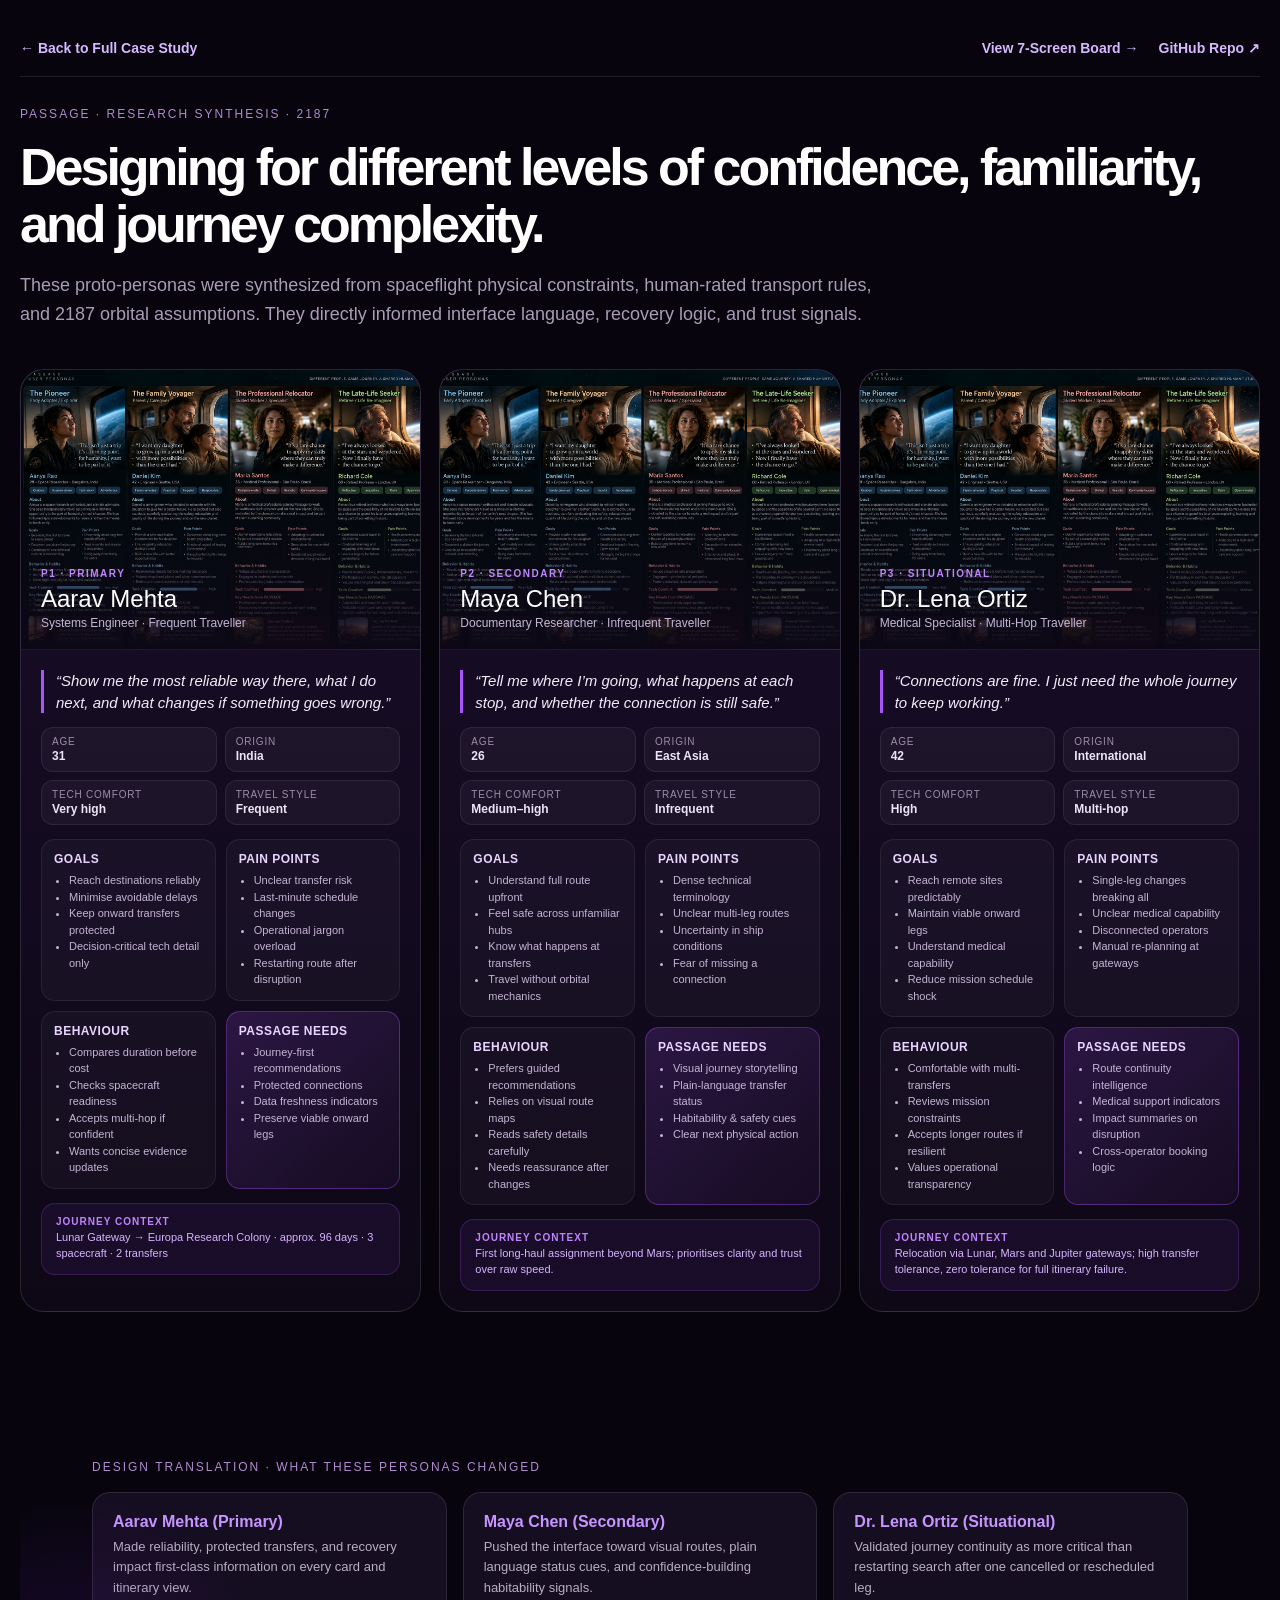
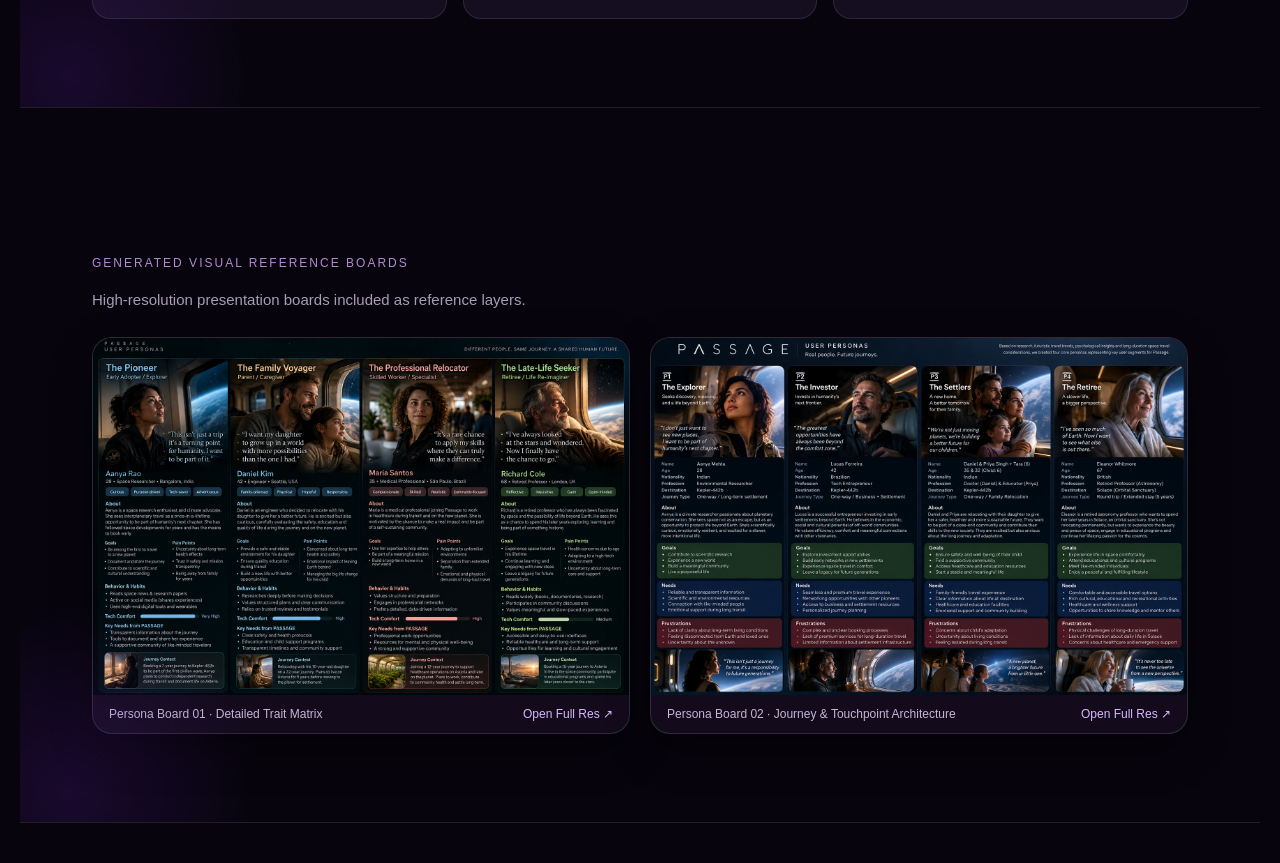
<file: persona.html>
<!doctype html>
<html lang="en">
<head>
<meta charset="utf-8"/>
<meta name="viewport" content="width=device-width,initial-scale=1"/>
<title>PASSAGE — Editable Proto-Personas Board</title>
<link rel="stylesheet" href="style.css"/>
<style>
  body { padding: 40px 20px; background: #07040d; }
  .board-container { max-width: 1440px; margin: auto; }
  .board-nav { display: flex; justify-content: space-between; align-items: center; margin-bottom: 30px; padding-bottom: 20px; border-bottom: 1px solid var(--line); }
  .board-nav a { color: #d6b9ff; text-decoration: none; font-size: 14px; font-weight: 600; display: inline-flex; align-items: center; gap: 6px; }
  .board-nav a:hover { color: #fff; }
</style>
</head>
<body>
<div class="board-container">
  <div class="board-nav">
    <a href="index.html">← Back to Full Case Study</a>
    <div style="display:flex; gap: 20px;">
      <a href="screens.html">View 7-Screen Board →</a>
      <a href="https://github.com/LakhanSingh07/passage-case-study" target="_blank">GitHub Repo ↗</a>
    </div>
  </div>

  <header style="margin-bottom: 40px;">
    <div class="eyebrow">PASSAGE · RESEARCH SYNTHESIS · 2187</div>
    <h1 style="font-size: 52px; line-height: 1.1; margin: 10px 0 16px;">Designing for different levels of confidence, familiarity, and journey complexity.</h1>
    <p style="color: var(--muted); font-size: 18px; max-width: 880px; line-height: 1.6;">
      These proto-personas were synthesized from spaceflight physical constraints, human-rated transport rules, and 2187 orbital assumptions. They directly informed interface language, recovery logic, and trust signals.
    </p>
  </header>

  <div class="grid3" style="align-items: stretch;">
    <!-- Aarav Mehta -->
    <article class="persona-card">
      <div class="portrait p1">
        <div class="overlay">
          <span class="role">P1 · PRIMARY</span>
          <h3>Aarav Mehta</h3>
          <p class="subtitle">Systems Engineer · Frequent Traveller</p>
        </div>
      </div>
      <div class="persona-body">
        <blockquote class="persona-quote">“Show me the most reliable way there, what I do next, and what changes if something goes wrong.”</blockquote>
        <div class="persona-meta">
          <div class="meta-box"><span>Age</span><b>31</b></div>
          <div class="meta-box"><span>Origin</span><b>India</b></div>
          <div class="meta-box"><span>Tech Comfort</span><b>Very high</b></div>
          <div class="meta-box"><span>Travel Style</span><b>Frequent</b></div>
        </div>
        <div class="persona-details">
          <div class="detail-box">
            <h4>Goals</h4>
            <ul>
              <li>Reach destinations reliably</li>
              <li>Minimise avoidable delays</li>
              <li>Keep onward transfers protected</li>
              <li>Decision-critical tech detail only</li>
            </ul>
          </div>
          <div class="detail-box">
            <h4>Pain Points</h4>
            <ul>
              <li>Unclear transfer risk</li>
              <li>Last-minute schedule changes</li>
              <li>Operational jargon overload</li>
              <li>Restarting route after disruption</li>
            </ul>
          </div>
          <div class="detail-box">
            <h4>Behaviour</h4>
            <ul>
              <li>Compares duration before cost</li>
              <li>Checks spacecraft readiness</li>
              <li>Accepts multi-hop if confident</li>
              <li>Wants concise evidence updates</li>
            </ul>
          </div>
          <div class="detail-box accent">
            <h4>PASSAGE Needs</h4>
            <ul>
              <li>Journey-first recommendations</li>
              <li>Protected connections</li>
              <li>Data freshness indicators</li>
              <li>Preserve viable onward legs</li>
            </ul>
          </div>
        </div>
        <div class="persona-journey">
          <b>Journey Context</b>
          <span>Lunar Gateway → Europa Research Colony · approx. 96 days · 3 spacecraft · 2 transfers</span>
        </div>
      </div>
    </article>

    <!-- Maya Chen -->
    <article class="persona-card">
      <div class="portrait p2">
        <div class="overlay">
          <span class="role">P2 · SECONDARY</span>
          <h3>Maya Chen</h3>
          <p class="subtitle">Documentary Researcher · Infrequent Traveller</p>
        </div>
      </div>
      <div class="persona-body">
        <blockquote class="persona-quote">“Tell me where I’m going, what happens at each stop, and whether the connection is still safe.”</blockquote>
        <div class="persona-meta">
          <div class="meta-box"><span>Age</span><b>26</b></div>
          <div class="meta-box"><span>Origin</span><b>East Asia</b></div>
          <div class="meta-box"><span>Tech Comfort</span><b>Medium–high</b></div>
          <div class="meta-box"><span>Travel Style</span><b>Infrequent</b></div>
        </div>
        <div class="persona-details">
          <div class="detail-box">
            <h4>Goals</h4>
            <ul>
              <li>Understand full route upfront</li>
              <li>Feel safe across unfamiliar hubs</li>
              <li>Know what happens at transfers</li>
              <li>Travel without orbital mechanics</li>
            </ul>
          </div>
          <div class="detail-box">
            <h4>Pain Points</h4>
            <ul>
              <li>Dense technical terminology</li>
              <li>Unclear multi-leg routes</li>
              <li>Uncertainty in ship conditions</li>
              <li>Fear of missing a connection</li>
            </ul>
          </div>
          <div class="detail-box">
            <h4>Behaviour</h4>
            <ul>
              <li>Prefers guided recommendations</li>
              <li>Relies on visual route maps</li>
              <li>Reads safety details carefully</li>
              <li>Needs reassurance after changes</li>
            </ul>
          </div>
          <div class="detail-box accent">
            <h4>PASSAGE Needs</h4>
            <ul>
              <li>Visual journey storytelling</li>
              <li>Plain-language transfer status</li>
              <li>Habitability & safety cues</li>
              <li>Clear next physical action</li>
            </ul>
          </div>
        </div>
        <div class="persona-journey">
          <b>Journey Context</b>
          <span>First long-haul assignment beyond Mars; prioritises clarity and trust over raw speed.</span>
        </div>
      </div>
    </article>

    <!-- Dr. Lena Ortiz -->
    <article class="persona-card">
      <div class="portrait p3">
        <div class="overlay">
          <span class="role">P3 · SITUATIONAL</span>
          <h3>Dr. Lena Ortiz</h3>
          <p class="subtitle">Medical Specialist · Multi-Hop Traveller</p>
        </div>
      </div>
      <div class="persona-body">
        <blockquote class="persona-quote">“Connections are fine. I just need the whole journey to keep working.”</blockquote>
        <div class="persona-meta">
          <div class="meta-box"><span>Age</span><b>42</b></div>
          <div class="meta-box"><span>Origin</span><b>International</b></div>
          <div class="meta-box"><span>Tech Comfort</span><b>High</b></div>
          <div class="meta-box"><span>Travel Style</span><b>Multi-hop</b></div>
        </div>
        <div class="persona-details">
          <div class="detail-box">
            <h4>Goals</h4>
            <ul>
              <li>Reach remote sites predictably</li>
              <li>Maintain viable onward legs</li>
              <li>Understand medical capability</li>
              <li>Reduce mission schedule shock</li>
            </ul>
          </div>
          <div class="detail-box">
            <h4>Pain Points</h4>
            <ul>
              <li>Single-leg changes breaking all</li>
              <li>Unclear medical capability</li>
              <li>Disconnected operators</li>
              <li>Manual re-planning at gateways</li>
            </ul>
          </div>
          <div class="detail-box">
            <h4>Behaviour</h4>
            <ul>
              <li>Comfortable with multi-transfers</li>
              <li>Reviews mission constraints</li>
              <li>Accepts longer routes if resilient</li>
              <li>Values operational transparency</li>
            </ul>
          </div>
          <div class="detail-box accent">
            <h4>PASSAGE Needs</h4>
            <ul>
              <li>Route continuity intelligence</li>
              <li>Medical support indicators</li>
              <li>Impact summaries on disruption</li>
              <li>Cross-operator booking logic</li>
            </ul>
          </div>
        </div>
        <div class="persona-journey">
          <b>Journey Context</b>
          <span>Relocation via Lunar, Mars and Jupiter gateways; high transfer tolerance, zero tolerance for full itinerary failure.</span>
        </div>
      </div>
    </article>
  </div>

  <section style="margin-top: 60px;">
    <div class="eyebrow">DESIGN TRANSLATION · WHAT THESE PERSONAS CHANGED</div>
    <div class="imp-grid">
      <div class="imp">
        <b>Aarav Mehta (Primary)</b>
        <span>Made reliability, protected transfers, and recovery impact first-class information on every card and itinerary view.</span>
      </div>
      <div class="imp">
        <b>Maya Chen (Secondary)</b>
        <span>Pushed the interface toward visual routes, plain language status cues, and confidence-building habitability signals.</span>
      </div>
      <div class="imp">
        <b>Dr. Lena Ortiz (Situational)</b>
        <span>Validated journey continuity as more critical than restarting search after one cancelled or rescheduled leg.</span>
      </div>
    </div>
  </section>

  <section style="margin-top: 60px;">
    <div class="eyebrow">GENERATED VISUAL REFERENCE BOARDS</div>
    <p style="color: var(--muted); font-size: 15px; margin-top: 6px;">High-resolution presentation boards included as reference layers.</p>
    <div class="persona-board-preview">
      <div class="ref-card">
        <img src="assets/persona_board_01.png" alt="PASSAGE Persona Board 01"/>
        <div class="ref-cap">
          <span>Persona Board 01 · Detailed Trait Matrix</span>
          <a href="assets/persona_board_01.png" target="_blank" style="color:#d6b9ff; text-decoration:none;">Open Full Res ↗</a>
        </div>
      </div>
      <div class="ref-card">
        <img src="assets/persona_board_02.png" alt="PASSAGE Persona Board 02"/>
        <div class="ref-cap">
          <span>Persona Board 02 · Journey & Touchpoint Architecture</span>
          <a href="assets/persona_board_02.png" target="_blank" style="color:#d6b9ff; text-decoration:none;">Open Full Res ↗</a>
        </div>
      </div>
    </div>
  </section>
</div>
</body>
</html>
</file>
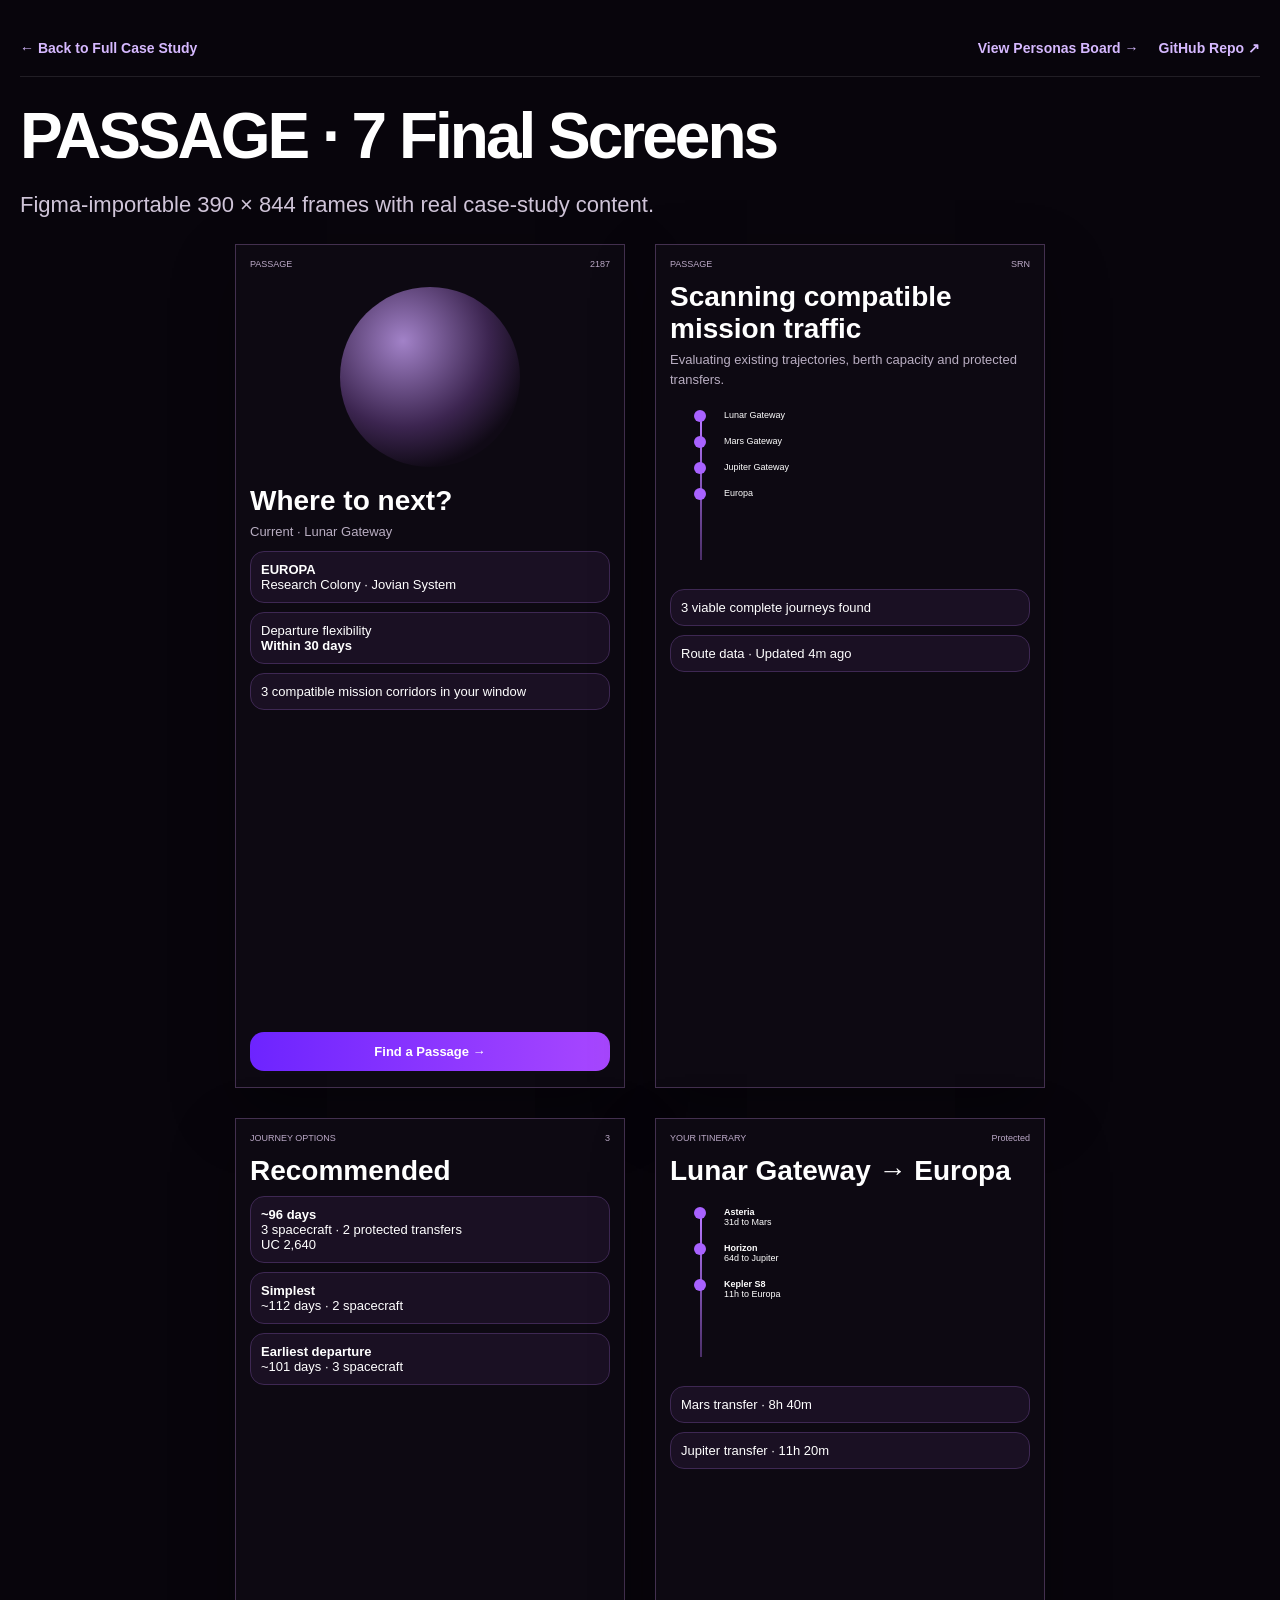
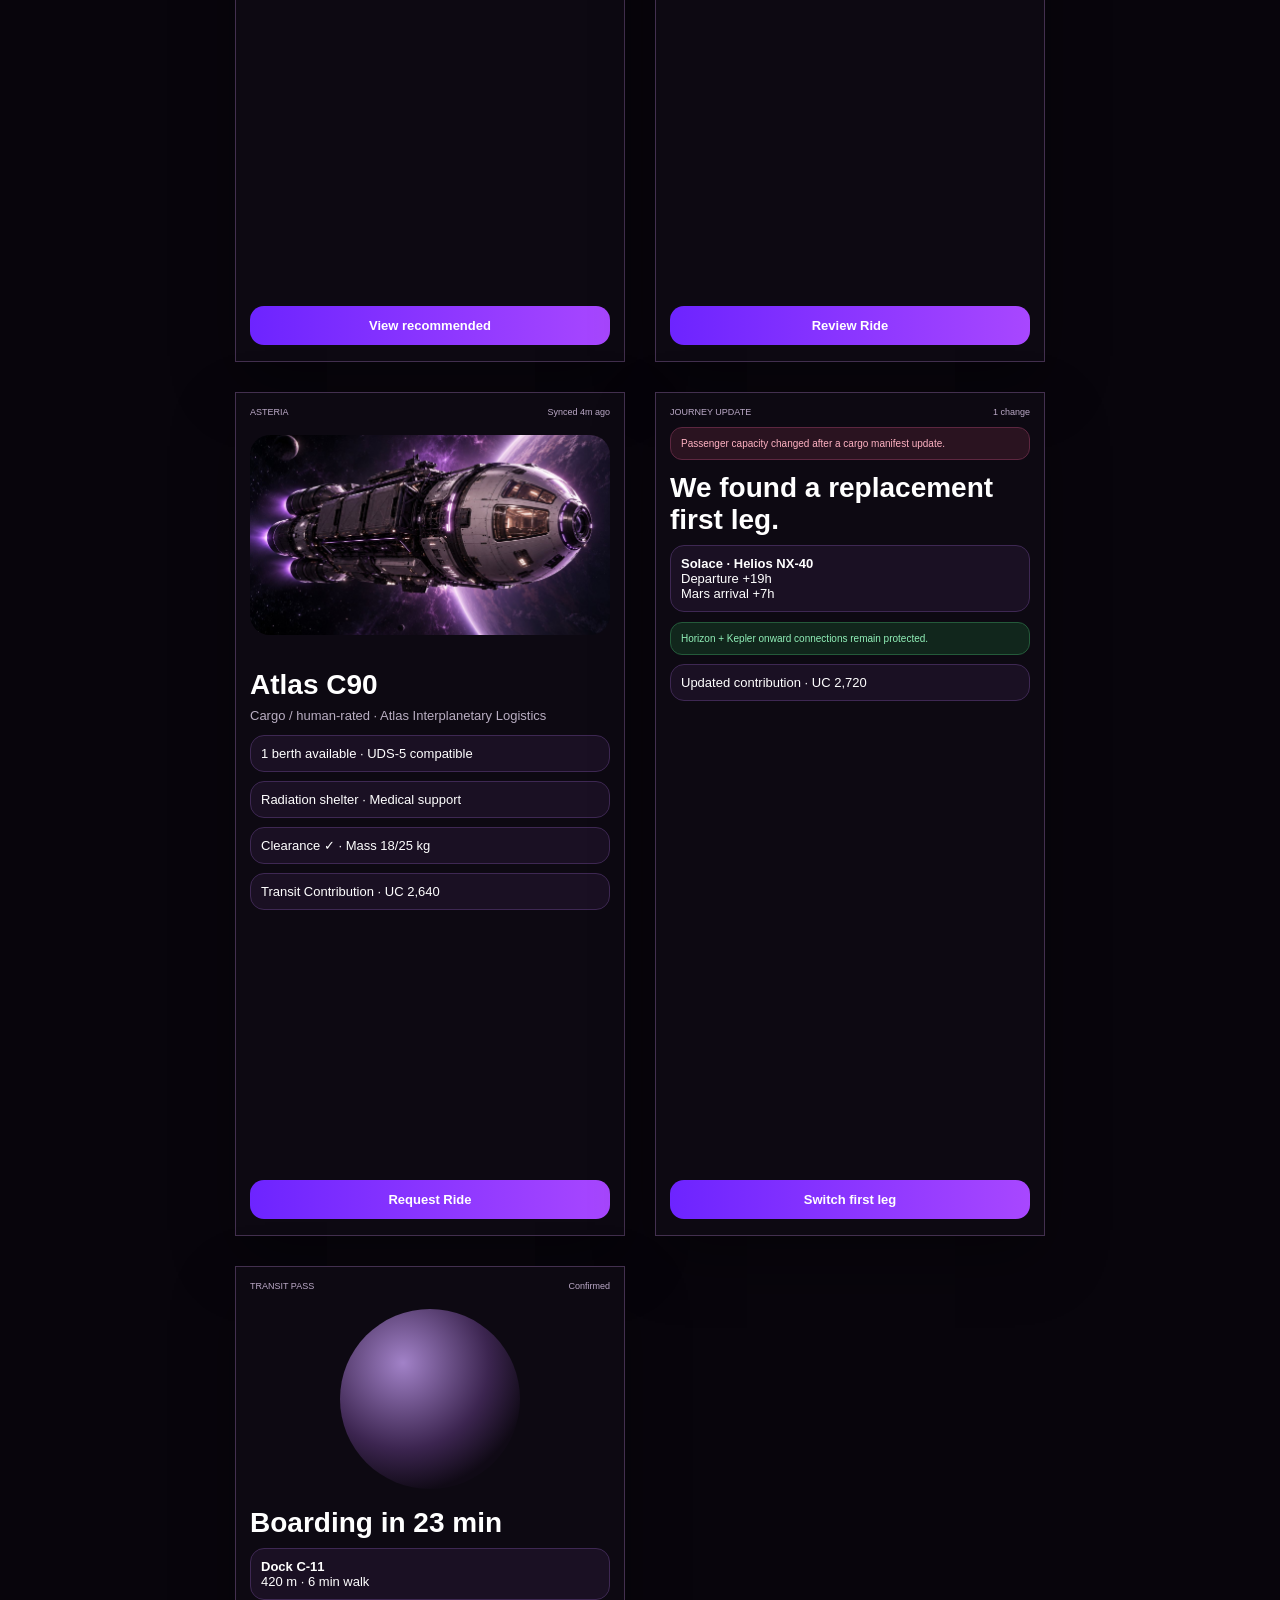
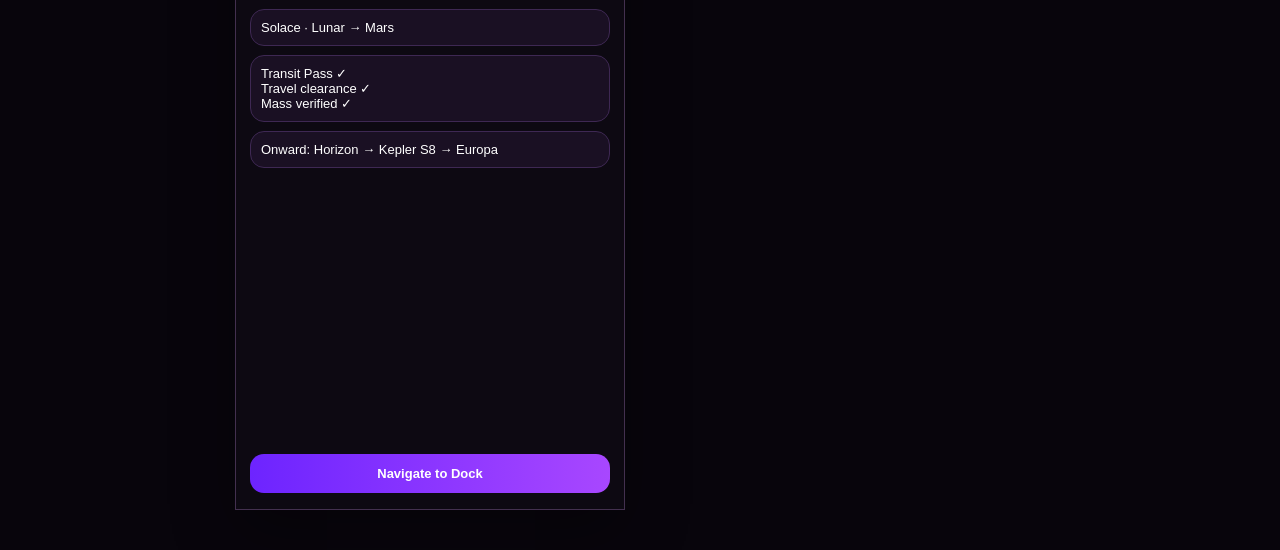
<file: screens.html>
<!doctype html><html><head><meta charset='utf-8'><title>PASSAGE — 7 Final Screens</title><link rel='stylesheet' href='style.css'><style>body{padding:40px 20px;background:#08050c}.board{max-width:1600px;margin:auto}.board-nav{display:flex;justify-content:space-between;align-items:center;margin-bottom:30px;padding-bottom:20px;border-bottom:1px solid var(--line)}.board-nav a{color:#d6b9ff;text-decoration:none;font-size:14px;font-weight:600;display:inline-flex;align-items:center;gap:6px}.board-nav a:hover{color:#fff}.board h1{font-size:64px}.fullscreens{display:grid;grid-template-columns:repeat(4,390px);gap:30px}.fullscreens .screen{height:844px;border-radius:0}.fullscreens .screen .hero-orb{width:180px;height:180px}.fullscreens .screen h5{font-size:28px}.fullscreens .screen p,.fullscreens .mini-card,.fullscreens .mini-cta{font-size:13px}@media(max-width:1640px){.fullscreens{grid-template-columns:repeat(2,390px);justify-content:center}}@media(max-width:820px){.fullscreens{grid-template-columns:1fr}.board h1{font-size:38px}}</style></head><body><div class='board'><div class="board-nav"><a href="index.html">← Back to Full Case Study</a><div style="display:flex;gap:20px"><a href="personas.html">View Personas Board →</a><a href="https://github.com/LakhanSingh07/passage-case-study" target="_blank">GitHub Repo ↗</a></div></div><h1>PASSAGE · 7 Final Screens</h1><p class='lead'>Figma-importable 390 × 844 frames with real case-study content.</p><div class='fullscreens'><div class="screen"><div class="bar"><span>PASSAGE</span><span>2187</span></div><div class="hero-orb"></div><h5>Where to next?</h5><p>Current · Lunar Gateway</p><div class="mini-card"><b>EUROPA</b><br>Research Colony · Jovian System</div><div class="mini-card">Departure flexibility<br><b>Within 30 days</b></div><div class="mini-card">3 compatible mission corridors in your window</div><div class="mini-cta">Find a Passage →</div></div><div class="screen"><div class="bar"><span>PASSAGE</span><span>SRN</span></div><h5>Scanning compatible mission traffic</h5><p>Evaluating existing trajectories, berth capacity and protected transfers.</p><div class="route-mini"><div class="linev"></div><div class="stop">Lunar Gateway</div><div class="stop">Mars Gateway</div><div class="stop">Jupiter Gateway</div><div class="stop">Europa</div></div><div class="mini-card">3 viable complete journeys found</div><div class="mini-card">Route data · Updated 4m ago</div></div><div class="screen"><div class="bar"><span>JOURNEY OPTIONS</span><span>3</span></div><h5>Recommended</h5><div class="mini-card"><b>~96 days</b><br>3 spacecraft · 2 protected transfers<br>UC 2,640</div><div class="mini-card"><b>Simplest</b><br>~112 days · 2 spacecraft</div><div class="mini-card"><b>Earliest departure</b><br>~101 days · 3 spacecraft</div><div class="mini-cta">View recommended</div></div><div class="screen"><div class="bar"><span>YOUR ITINERARY</span><span>Protected</span></div><h5>Lunar Gateway → Europa</h5><div class="route-mini"><div class="linev"></div><div class="stop"><b>Asteria</b><br>31d to Mars</div><div class="stop"><b>Horizon</b><br>64d to Jupiter</div><div class="stop"><b>Kepler S8</b><br>11h to Europa</div></div><div class="mini-card">Mars transfer · 8h 40m</div><div class="mini-card">Jupiter transfer · 11h 20m</div><div class="mini-cta">Review Ride</div></div><div class="screen"><div class="bar"><span>ASTERIA</span><span>Synced 4m ago</span></div><img src="assets/asteria_real.jpg" style="height:200px;width:100%;object-fit:cover;border-radius:20px;margin:18px 0"><h5>Atlas C90</h5><p>Cargo / human-rated · Atlas Interplanetary Logistics</p><div class="mini-card">1 berth available · UDS-5 compatible</div><div class="mini-card">Radiation shelter · Medical support</div><div class="mini-card">Clearance ✓ · Mass 18/25 kg</div><div class="mini-card">Transit Contribution · UC 2,640</div><div class="mini-cta">Request Ride</div></div><div class="screen"><div class="bar"><span>JOURNEY UPDATE</span><span>1 change</span></div><div class="alert">Passenger capacity changed after a cargo manifest update.</div><h5>We found a replacement first leg.</h5><div class="mini-card"><b>Solace · Helios NX-40</b><br>Departure +19h<br>Mars arrival +7h</div><div class="success">Horizon + Kepler onward connections remain protected.</div><div class="mini-card">Updated contribution · UC 2,720</div><div class="mini-cta">Switch first leg</div></div><div class="screen"><div class="bar"><span>TRANSIT PASS</span><span>Confirmed</span></div><div class="hero-orb"></div><h5>Boarding in 23 min</h5><div class="mini-card"><b>Dock C-11</b><br>420 m · 6 min walk</div><div class="mini-card">Solace · Lunar → Mars</div><div class="mini-card">Transit Pass ✓<br>Travel clearance ✓<br>Mass verified ✓</div><div class="mini-card">Onward: Horizon → Kepler S8 → Europa</div><div class="mini-cta">Navigate to Dock</div></div></div></div></body></html>
</file>
<file: style.css>
:root{
 --bg:#0B0712;--bg2:#120A1D;--panel:#171020;--panel2:#21132E;--purple:#7B2FFF;--violet:#A64CFF;
 --lav:#C9A5FF;--white:#FFF;--muted:#A99CB5;--line:rgba(255,255,255,.10);--green:#67E8A4;--red:#FF7D9A;
}
*{box-sizing:border-box} html{scroll-behavior:smooth} body{margin:0;background:#07050B;color:#fff;font-family:Inter,Arial,Helvetica,sans-serif}
.case{width:1440px;max-width:100%;margin:auto;background:radial-gradient(circle at 85% 4%,rgba(129,51,255,.25),transparent 19%),linear-gradient(180deg,#0B0712,#100817 35%,#09060E)}
section{position:relative;padding:88px 72px;border-bottom:1px solid var(--line);overflow:hidden}
section:before{content:"";position:absolute;inset:auto auto -160px -140px;width:380px;height:380px;border-radius:50%;background:radial-gradient(circle,rgba(110,36,197,.18),transparent 70%);pointer-events:none}
.eyebrow{font-size:12px;letter-spacing:2px;color:#B18BCF;text-transform:uppercase;margin-bottom:18px}
.kicker{font-size:14px;color:#B78BFF;text-transform:uppercase;letter-spacing:1.5px;margin-bottom:12px}
h1{font-size:96px;line-height:.92;margin:0 0 16px;letter-spacing:-3px}
h2{font-size:48px;line-height:1.08;margin:0 0 24px;font-weight:500}
h3{font-size:38px;line-height:1.15;margin:0 0 28px;font-weight:500}
h4{font-size:22px;margin:0 0 10px}
p{color:#B9AEc2;line-height:1.55;font-size:17px}
.lead{font-size:22px;line-height:1.55;max-width:720px;color:#D0C5D9}
.highlight{color:#B86CFF}.white{color:#fff}.small{font-size:13px}.muted{color:#8E829A}
.grid2{display:grid;grid-template-columns:1fr 1fr;gap:46px;align-items:center}.grid3{display:grid;grid-template-columns:repeat(3,1fr);gap:18px}.grid4{display:grid;grid-template-columns:repeat(4,1fr);gap:16px}.grid5{display:grid;grid-template-columns:repeat(5,1fr);gap:14px}
.card{background:linear-gradient(180deg,rgba(255,255,255,.065),rgba(255,255,255,.025));border:1px solid var(--line);border-radius:26px;padding:24px;box-shadow:0 18px 60px rgba(0,0,0,.18)}
.chips{display:flex;gap:10px;flex-wrap:wrap;margin-top:28px}.chip{padding:11px 16px;border-radius:999px;border:1px solid rgba(255,255,255,.14);background:rgba(255,255,255,.04);color:#D8CAE4;font-size:13px}
.hero{min-height:960px;padding-top:42px;background:radial-gradient(circle at 76% 24%,rgba(155,75,255,.42),transparent 34%),linear-gradient(135deg,#0A0710 0%,#170A27 50%,#0C0712 100%)}
.topbar{display:flex;justify-content:space-between;align-items:center}.topbar img{width:180px}.nav{font-size:11px;letter-spacing:2px;color:#A994B7}
.hero-grid{display:grid;grid-template-columns:.95fr 1.05fr;gap:30px;align-items:center;margin-top:76px}
.hero-copy{padding-right:20px}.hero-copy h1{font-size:108px}.hero-copy h2{font-size:42px}
.hero-art{height:650px;position:relative}.planet{position:absolute;border-radius:50%;background:radial-gradient(circle at 30% 25%,#AA86D3 0,#4F2B6E 27%,#1D0F2E 61%,#09050D 74%);box-shadow:0 0 90px rgba(120,50,205,.36)}
.planet.big{width:640px;height:640px;right:-120px;top:-10px}.moon{position:absolute;width:125px;height:125px;border-radius:50%;right:490px;top:340px;background:radial-gradient(circle at 30% 25%,#D8C8E9,#6A4B7D 45%,#23152D 72%)}
.orbit{position:absolute;border:1px solid rgba(202,163,255,.22);border-radius:50%;transform:rotate(-18deg)}.o1{width:720px;height:260px;right:-140px;top:225px}.o2{width:560px;height:190px;right:-30px;top:270px}
.ship{position:absolute;width:260px;right:360px;top:190px;filter:drop-shadow(0 0 28px rgba(150,68,255,.5));transform:rotate(-8deg)}
.device{position:absolute;width:320px;height:650px;right:55px;top:80px;border-radius:52px;background:linear-gradient(180deg,#181020,#09060D);border:2px solid #4B3A52;box-shadow:0 35px 80px #000,0 0 0 8px #111;overflow:hidden}
.device .sky{height:270px;background:radial-gradient(circle at 60% 15%,#854CBE 0,#2D1742 32%,#0D0912 70%);position:relative}
.device .sky:after{content:"";position:absolute;width:250px;height:250px;border-radius:50%;right:-70px;top:60px;background:radial-gradient(circle at 35% 30%,#B19ACE,#422756 48%,#110B17 75%)}
.device .body{padding:20px}.app-head{display:flex;justify-content:space-between;font-size:11px;color:#CDBFE0}.app-title{font-size:28px;font-weight:700;margin-top:18px}.destination{font-size:44px;font-weight:800;margin-top:14px;color:#DCC5FF}.destination span{display:block;font-size:13px;font-weight:400;color:#A99BB5;margin-top:6px}.pill{background:#241632;border:1px solid #4C2B66;border-radius:16px;padding:14px;margin-top:16px}.cta{background:linear-gradient(90deg,#6E24FF,#AC49FF);border-radius:18px;text-align:center;padding:15px;font-weight:700;margin-top:18px}
.meta-row{display:grid;grid-template-columns:repeat(4,1fr);gap:12px;margin-top:28px}.meta-row .card{min-height:130px}.meta-row b{color:#C79CFF}
.problem-ring{height:450px;position:relative}.ring{position:absolute;left:50%;top:50%;border:1px solid rgba(169,104,255,.35);border-radius:50%;transform:translate(-50%,-50%)}.r1{width:170px;height:170px}.r2{width:270px;height:270px}.r3{width:390px;height:390px}.dot{position:absolute;border-radius:50%;background:#9D60F2;box-shadow:0 0 24px #8A46E8}.d1{width:22px;height:22px;left:25%;top:42%}.d2{width:30px;height:30px;right:19%;top:23%}.d3{width:18px;height:18px;right:30%;bottom:13%}.center{position:absolute;left:50%;top:50%;transform:translate(-50%,-50%);font-weight:800;letter-spacing:3px}
.process{display:grid;grid-template-columns:repeat(4,1fr);gap:16px}.stage{position:relative;padding:22px;border-radius:22px;background:linear-gradient(180deg,#2A1740,#170D24);border:1px solid #4A2A68}.stage:after{content:"→";position:absolute;right:-14px;top:28px;color:#9C61DA;font-size:20px}.stage:last-child:after{display:none}.stage .num{width:36px;height:36px;border-radius:50%;display:grid;place-items:center;background:#7B2FFF;margin-bottom:20px}
.research-card{padding:14px}.visual{height:165px;border-radius:18px;margin-bottom:14px;background:radial-gradient(circle at 50% 40%,#8F5BC2,#2B173E 45%,#100918 75%);position:relative;overflow:hidden}.visual.shipbg img{width:86%;position:absolute;left:7%;top:32px}.visual.station:before{content:"";position:absolute;width:210px;height:26px;border:3px solid #B789FF;border-radius:50%;left:30px;top:65px;transform:rotate(-12deg)}.visual.station:after{content:"";position:absolute;width:28px;height:130px;background:#6C4091;left:116px;top:25px}.visual.noftl:after{content:"NO FTL";position:absolute;inset:0;display:grid;place-items:center;font-weight:800;font-size:28px;letter-spacing:2px}.visual.sync:after{content:"SRN · SYNCED 8m AGO";position:absolute;inset:0;display:grid;place-items:center;font-size:14px;letter-spacing:1.5px}.visual.berth{background:url('assets/cabin.svg') center/cover no-repeat}
.tag{font-size:11px;color:#B77AFF;text-transform:uppercase;letter-spacing:1.4px}
.persona{min-height:390px}.avatar{height:160px;border-radius:18px;background:linear-gradient(135deg,#4D2B6D,#141019);display:flex;align-items:flex-end;padding:16px;font-size:40px;font-weight:700;color:#D6B9FF}.avatar.alt{background:linear-gradient(135deg,#6E3D8D,#211226)}.avatar.alt2{background:linear-gradient(135deg,#49315C,#151018)}
.quote{font-size:20px;color:#F0E9F6;margin-top:18px}.persona ul,.list{padding-left:18px;color:#B9AFC1;line-height:1.6}
.hmw{padding:42px;border-radius:30px;background:radial-gradient(circle at 80% 20%,rgba(148,71,255,.34),transparent 40%),linear-gradient(135deg,#1B0E2A,#0F0917);border:1px solid rgba(255,255,255,.12)}.hmw h3{font-size:46px}
.journey-table{display:grid;grid-template-columns:180px repeat(6,1fr);border:1px solid var(--line);border-radius:24px;overflow:hidden}.jt-cell{padding:16px;border-right:1px solid var(--line);border-bottom:1px solid var(--line);min-height:90px;font-size:13px;color:#B5A9BF}.jt-cell.head{background:#1D1129;color:#fff;font-weight:700}.jt-cell.phase{background:#160D20;color:#D4C7DD;font-weight:600}
.flow{display:flex;align-items:center;gap:10px;flex-wrap:wrap}.node{padding:14px 18px;border-radius:999px;background:#1A1024;border:1px solid #422A59;font-size:13px}.arrow{color:#B27CFF}
.wire-row{display:grid;grid-template-columns:repeat(7,1fr);gap:12px}.wf{height:360px;border-radius:28px;background:#AAA4AD;padding:16px;filter:grayscale(1);opacity:.66}.wf .notch{width:54px;height:10px;background:#59545D;border-radius:8px;margin:auto}.wf .line{height:9px;background:#827C85;border-radius:6px;margin:20px 0}.wf .box{height:56px;border-radius:12px;background:#918B94;margin:12px 0}
.palette{display:flex;gap:12px}.swatch{width:100px;height:150px;border-radius:18px;display:flex;align-items:flex-end;padding:12px;font-size:11px}
.screen-grid{display:grid;grid-template-columns:repeat(7,1fr);gap:12px;align-items:end}.screen{height:460px;border-radius:28px;background:#0D0912;border:1px solid #43304F;padding:14px;overflow:hidden;position:relative;box-shadow:0 24px 60px rgba(0,0,0,.3)}.screen .bar{font-size:9px;color:#BBA9C7;display:flex;justify-content:space-between}.screen .hero-orb{height:135px;width:135px;border-radius:50%;margin:18px auto;background:radial-gradient(circle at 35% 30%,#A282C8,#3C2550 50%,#100A16 75%)}.screen h5{font-size:18px;margin:12px 0 5px}.screen p{font-size:10px;margin:0 0 8px}.mini-card{background:#1A1023;border:1px solid #3E2853;border-radius:14px;padding:10px;margin-top:9px;font-size:10px}.mini-cta{position:absolute;left:14px;right:14px;bottom:16px;background:linear-gradient(90deg,#6D24FF,#A847FF);padding:12px;border-radius:14px;text-align:center;font-size:10px;font-weight:700}.route-mini{height:170px;position:relative;margin-top:20px}.route-mini .linev{position:absolute;width:2px;height:140px;background:linear-gradient(#B778FF,#4A2E67);left:30px;top:10px}.route-mini .stop{position:relative;margin-left:12px;margin-top:16px;padding-left:42px;font-size:9px}.route-mini .stop:before{content:"";position:absolute;width:12px;height:12px;border-radius:50%;background:#A862FF;left:12px;top:0}.alert{background:#2A1320;border:1px solid #5D2740;color:#FFB2C2;border-radius:12px;padding:10px;font-size:10px;margin-top:10px}.success{background:#11261C;border:1px solid #245A3A;color:#91F0B8;border-radius:12px;padding:10px;font-size:10px;margin-top:10px}
.craft-grid{display:grid;grid-template-columns:repeat(4,1fr);gap:16px}.craft{padding:14px;background:#130C1B;border:1px solid var(--line);border-radius:22px}.craft .art{height:190px;border-radius:16px;background:radial-gradient(circle at 55% 40%,#5E318B,#17101E 60%);position:relative;overflow:hidden}.craft .art img{width:100%;position:absolute;top:44px;left:0;filter:drop-shadow(0 0 24px rgba(154,75,255,.55))}
.cabin-grid{display:grid;grid-template-columns:repeat(4,1fr);gap:16px;margin-top:18px}.cabin-card{height:190px;border-radius:22px;overflow:hidden;position:relative;background:#150D1D;border:1px solid var(--line)}.cabin-card img{width:100%;height:100%;object-fit:cover;opacity:.9}.cabin-card span{position:absolute;left:16px;bottom:14px;font-size:13px}
.recovery{display:grid;grid-template-columns:1fr auto 1fr 1fr;gap:18px;align-items:center}.journey{padding:22px;border-radius:22px;background:#160D20;border:1px solid var(--line)}.status{display:inline-block;border-radius:999px;padding:7px 10px;font-size:11px;margin-top:12px}.bad{background:#4C1D2C;color:#FF9AAF}.good{background:#173224;color:#7FE6AA}.impact p{margin:7px 0;font-size:14px}
.motion-grid{display:grid;grid-template-columns:repeat(4,1fr);gap:16px}.motion{height:200px;border-radius:22px;background:#140D1B;border:1px solid var(--line);padding:18px}.motion .orb{width:100px;height:100px;border-radius:50%;margin:10px auto;background:radial-gradient(circle at 35% 30%,#A381CF,#3C2454 55%,#0F0916 75%)}.motion .path{height:100px;margin:20px;background:linear-gradient(135deg,transparent 48%,#8B48EB 49% 51%,transparent 52%)}.motion .shipline{height:38px;width:130px;margin:58px auto;background:linear-gradient(90deg,#E1D1FF,#643888);border-radius:80% 30% 50% 80%;transform:skewX(-16deg)}.motion .swap{height:75px;margin:50px 20px;border-top:3px solid #7A40E2;border-bottom:3px solid #B889FF;transform:skewY(-8deg)}
.validation{display:grid;grid-template-columns:1fr 1fr;gap:20px}.finding{padding:20px;border-radius:20px;background:#160D20;border:1px solid var(--line)}.finding b{color:#C795FF}.finding p{font-size:14px}
.closing{min-height:700px;display:grid;grid-template-columns:1fr 1fr;align-items:center;background:radial-gradient(circle at 82% 48%,rgba(133,52,255,.34),transparent 34%),#09060E}
.closing-art{height:470px;position:relative}
.footer-note{font-size:12px;color:#81778A;margin-top:26px}
@media(max-width:900px){section{padding:54px 22px}.hero{min-height:auto}.hero-grid,.grid2,.closing,.validation{grid-template-columns:1fr}.hero-art{height:570px}.hero-copy h1,h1{font-size:60px}h2{font-size:34px}h3{font-size:30px}.meta-row,.process,.grid3,.grid4,.grid5,.persona-grid,.craft-grid,.cabin-grid,.motion-grid{grid-template-columns:1fr 1fr}.screen-grid,.wire-row{grid-template-columns:repeat(2,1fr)}.journey-table{display:block}.jt-cell{border-bottom:1px solid var(--line)}.recovery{grid-template-columns:1fr}.nav{display:none}}

/* v2 — real cinematic imagery layered into the ORIGINAL case-study layout */
.hero-real{overflow:hidden;border-radius:32px;box-shadow:0 35px 100px rgba(0,0,0,.45);border:1px solid rgba(255,255,255,.1)}
.hero-real-img{position:absolute;inset:0;width:100%;height:100%;object-fit:cover;filter:saturate(.92) contrast(1.04)}
.hero-real .device{z-index:3}
.photo-visual{overflow:hidden;background:#100918!important}
.photo-visual img{width:100%;height:100%;object-fit:cover}
.screen-real-art{width:100%;height:120px;object-fit:cover;border-radius:14px;margin-top:12px}
.image-card-large{border:1px solid rgba(255,255,255,.1);border-radius:24px;overflow:hidden;box-shadow:0 22px 60px rgba(0,0,0,.3)}
.image-card-large img{width:100%;height:390px;object-fit:cover}
.craft .art img{width:100%!important;height:100%!important;object-fit:cover!important;position:static!important;filter:none!important}
.closing-real{border-radius:28px;overflow:hidden;border:1px solid rgba(255,255,255,.1)}
.closing-real img{width:100%;height:100%;object-fit:cover}

/* Personas - Rich Profiles & Figma Board */
.topbar .nav a{color:inherit;text-decoration:none;transition:color .2s}
.topbar .nav a:hover{color:#D6B9FF}
.persona-card{background:linear-gradient(180deg,#190e29,#0d0716);border:1px solid rgba(255,255,255,.12);border-radius:24px;overflow:hidden;display:flex;flex-direction:column;transition:transform .2s,box-shadow .2s}
.persona-card:hover{transform:translateY(-4px);box-shadow:0 20px 40px rgba(0,0,0,.5);border-color:rgba(183,122,255,.3)}
.portrait{height:280px;position:relative;background-size:cover;background-position:center;border-bottom:1px solid rgba(255,255,255,.08)}
.p1{background-image:linear-gradient(180deg,transparent 35%,rgba(13,7,22,.96)),url('assets/persona_board_01.png');background-position:7% 10%}
.p2{background-image:linear-gradient(180deg,transparent 35%,rgba(13,7,22,.96)),url('assets/persona_board_01.png');background-position:35% 10%}
.p3{background-image:linear-gradient(180deg,transparent 35%,rgba(13,7,22,.96)),url('assets/persona_board_01.png');background-position:65% 10%}
.portrait .overlay{position:absolute;left:20px;right:20px;bottom:16px}
.portrait .role{font-size:10px;letter-spacing:1.5px;color:#c084fc;font-weight:700;text-transform:uppercase}
.portrait h3{font-size:24px;margin:4px 0 2px;color:#fff}
.portrait .subtitle{margin:0;color:#c4b5d4;font-size:12px}
.persona-body{padding:20px;display:flex;flex-direction:column;gap:14px;flex:1}
.persona-quote{font-size:15px;line-height:1.45;color:#f3ecf8;font-style:italic;margin:0;border-left:3px solid #a855f7;padding-left:12px}
.persona-meta{display:grid;grid-template-columns:1fr 1fr;gap:8px}
.meta-box{background:rgba(255,255,255,.04);border:1px solid rgba(255,255,255,.08);border-radius:12px;padding:8px 10px}
.meta-box span{display:block;color:#9b8ea9;font-size:10px;text-transform:uppercase;letter-spacing:.8px}
.meta-box b{display:block;margin-top:2px;font-size:12px;color:#ede4f5}
.persona-details{display:grid;grid-template-columns:1fr 1fr;gap:10px}
.detail-box{border-radius:14px;padding:12px;background:rgba(255,255,255,.03);border:1px solid rgba(255,255,255,.07)}
.detail-box.accent{background:linear-gradient(135deg,rgba(168,85,247,.18),rgba(26,14,39,.7));border-color:rgba(168,85,247,.35)}
.detail-box h4{font-size:12px;margin:0 0 6px;color:#e9d5ff;letter-spacing:.5px;text-transform:uppercase}
.detail-box ul{padding-left:15px;margin:0;color:#c4b5d4;font-size:11px;line-height:1.5}
.persona-journey{padding:12px 14px;border-radius:14px;background:rgba(168,85,247,.08);border:1px solid rgba(168,85,247,.22)}
.persona-journey b{font-size:10px;color:#c084fc;display:block;margin-bottom:3px;text-transform:uppercase;letter-spacing:1px}
.persona-journey span{display:block;color:#d8b4fe;font-size:11px;line-height:1.45}
.imp-grid{display:grid;grid-template-columns:repeat(3,1fr);gap:16px;margin-top:18px}
.imp{padding:20px;border-radius:18px;background:#150D20;border:1px solid var(--line)}
.imp b{font-size:16px;color:#C795FF;display:block}
.imp span{display:block;color:#B9AFC1;font-size:13px;line-height:1.55;margin-top:6px}
.persona-board-preview{display:grid;grid-template-columns:1fr 1fr;gap:20px;margin-top:26px}
.persona-board-preview .ref-card{border-radius:20px;overflow:hidden;border:1px solid rgba(255,255,255,.12);background:#130b1c;box-shadow:0 16px 40px rgba(0,0,0,.4)}
.persona-board-preview img{width:100%;display:block}
.persona-board-preview .ref-cap{padding:12px 16px;font-size:12px;color:#c4b5d4;display:flex;justify-content:space-between;align-items:center}
.board-cta-btn{display:inline-flex;align-items:center;gap:8px;background:linear-gradient(90deg,#7B2FFF,#A855F7);color:#fff;padding:12px 22px;border-radius:14px;text-decoration:none;font-weight:600;font-size:13px;margin-top:14px;transition:opacity .2s}
.board-cta-btn:hover{opacity:.9}
@media(max-width:900px){
  .persona-details{grid-template-columns:1fr}
  .imp-grid{grid-template-columns:1fr}
  .persona-board-preview{grid-template-columns:1fr}
}
</file>
